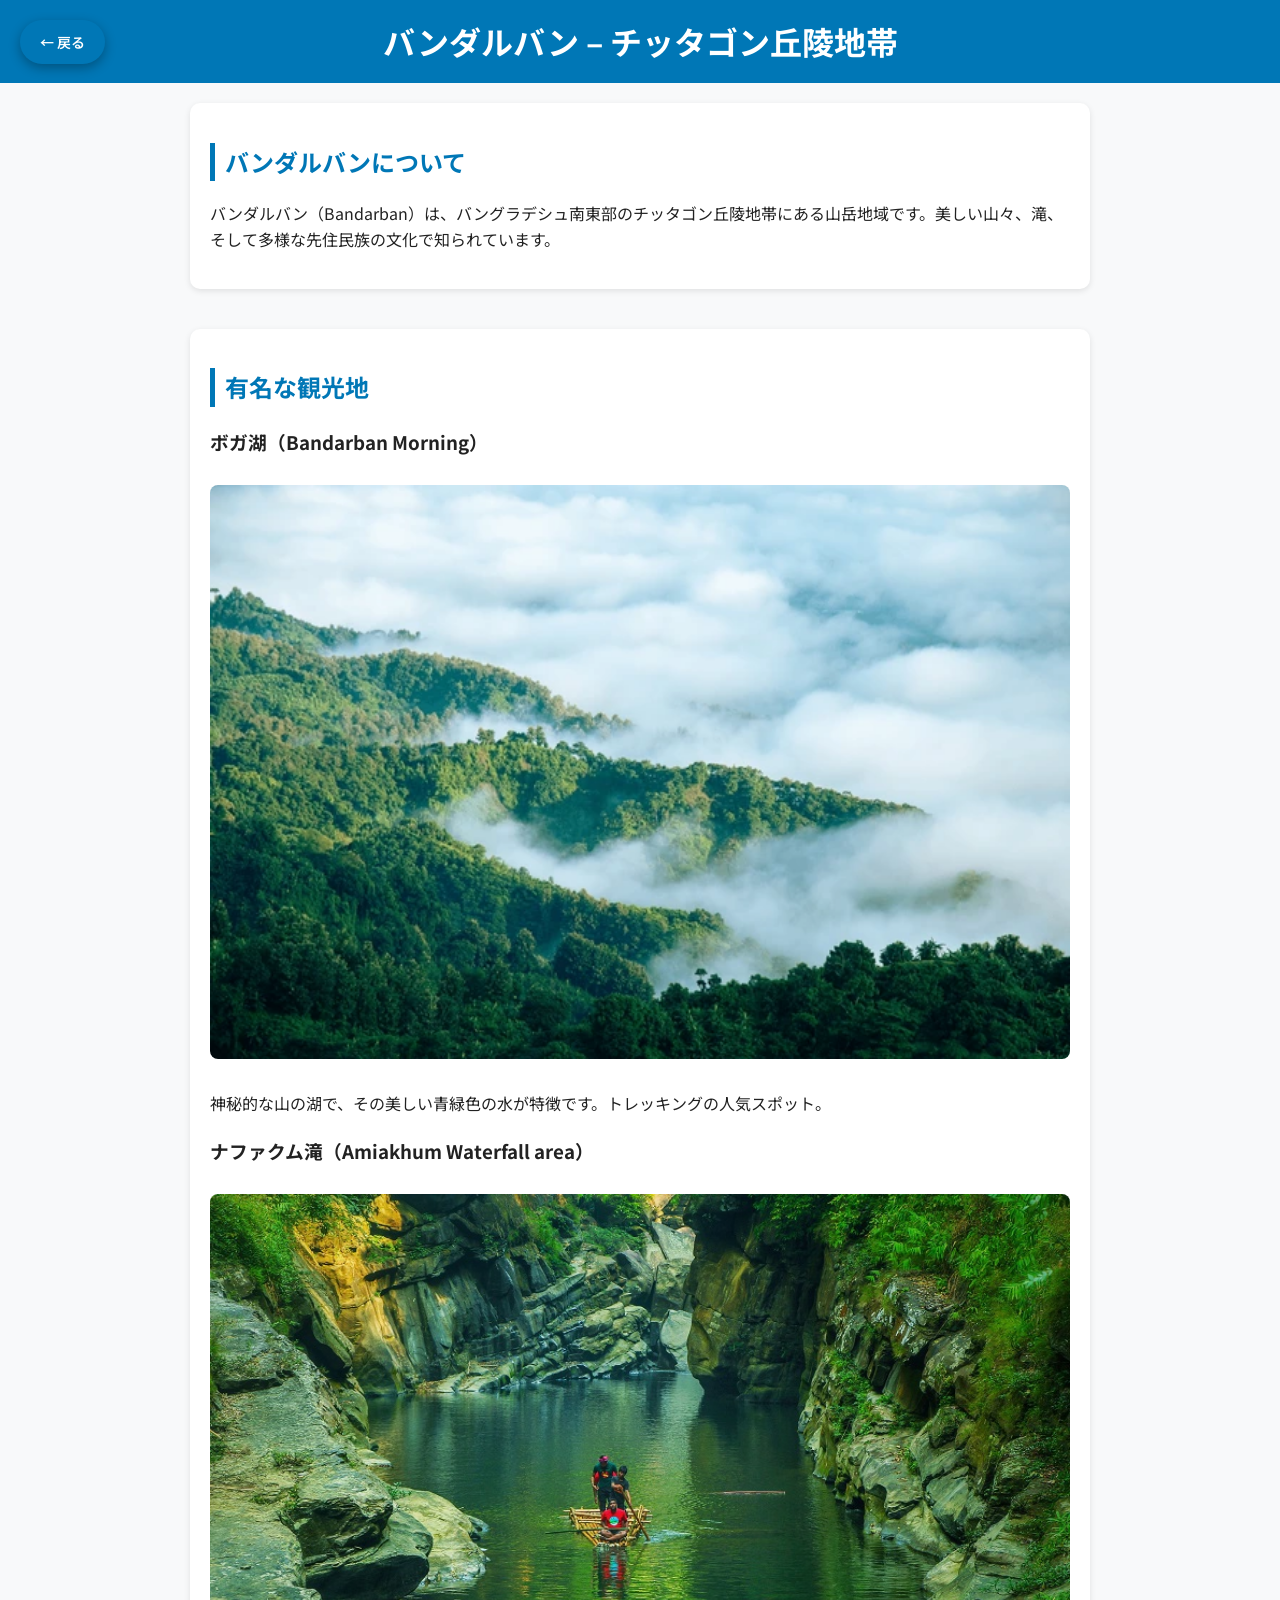
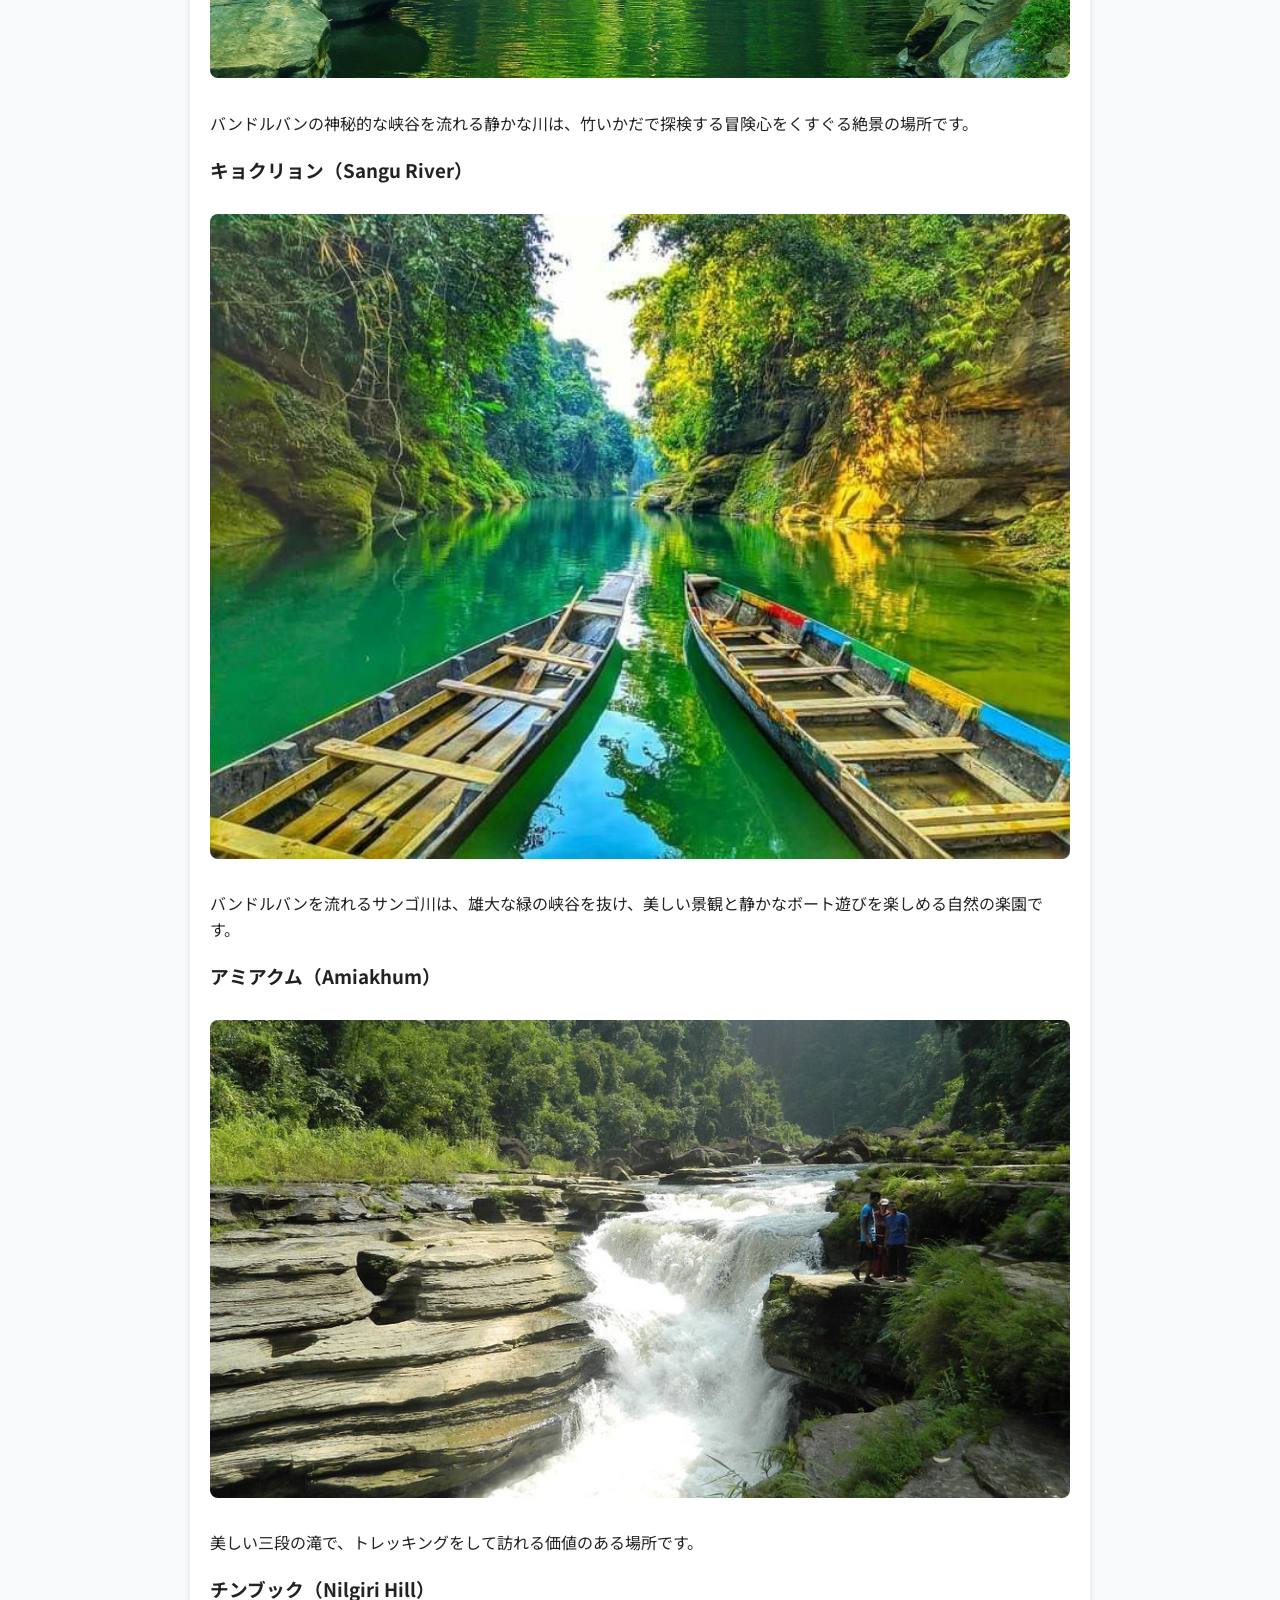
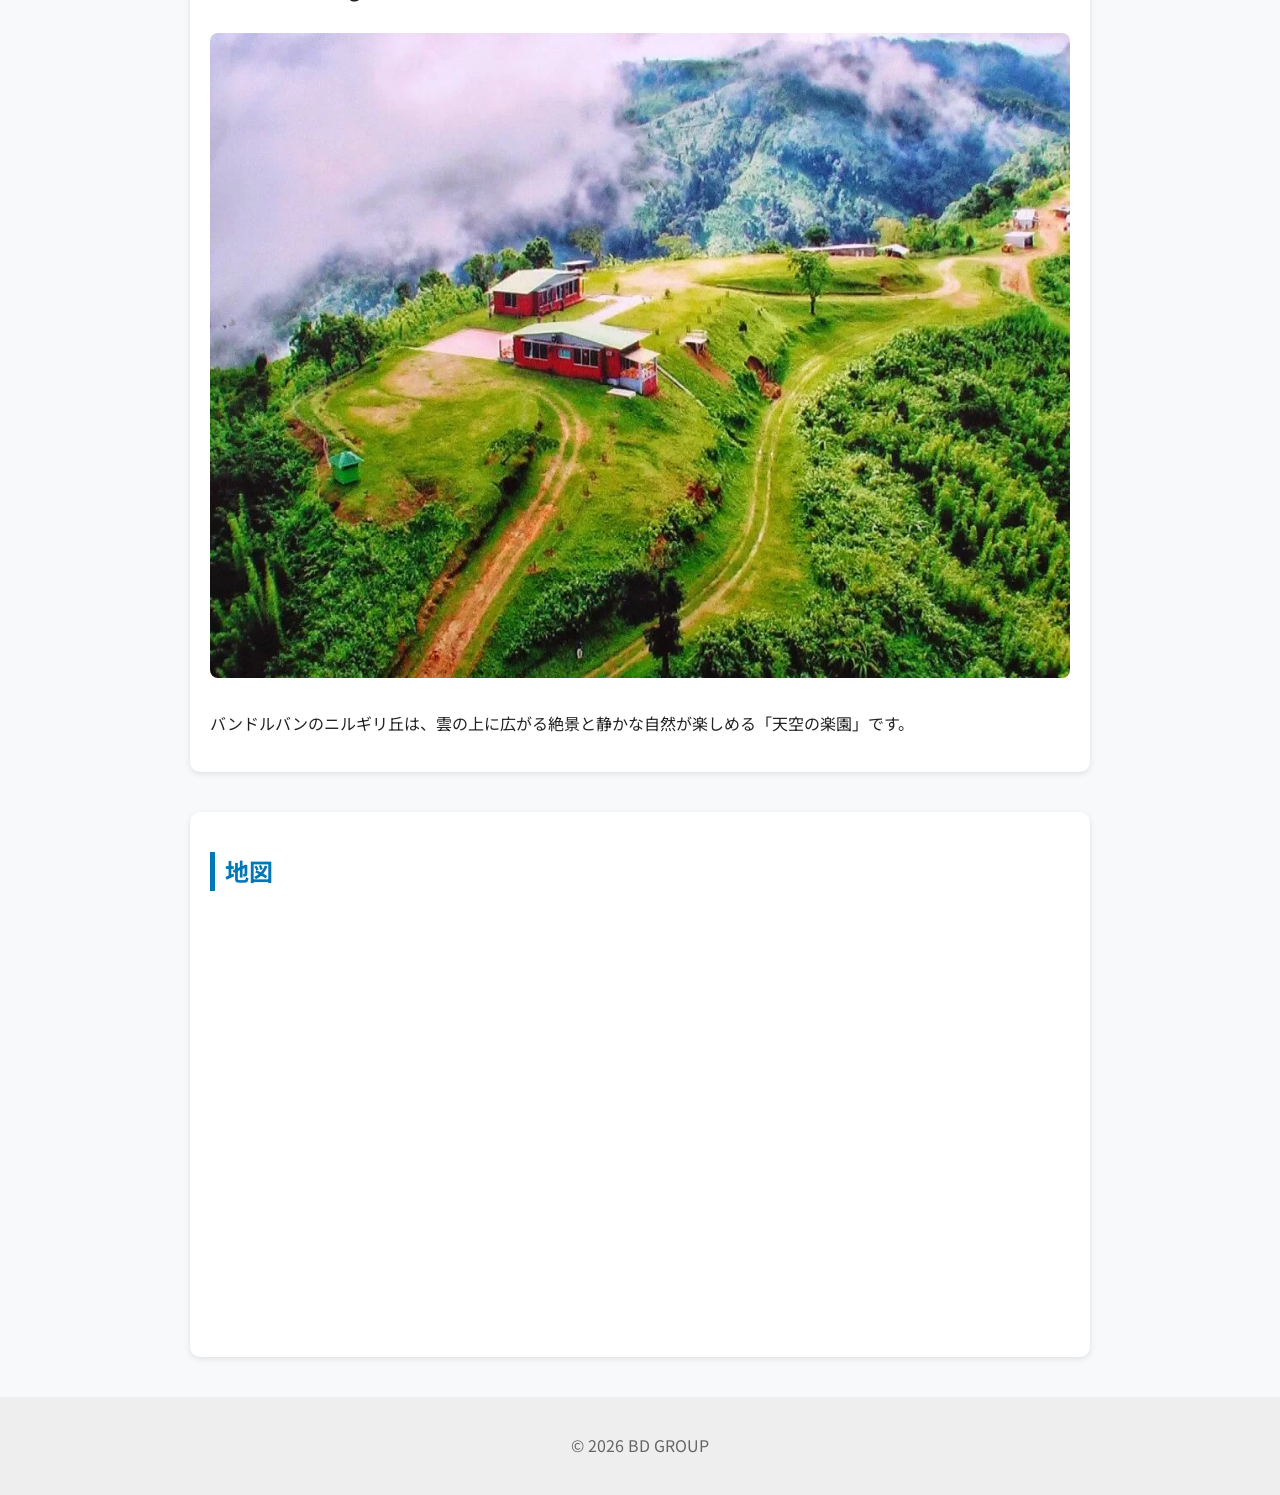
<file: bangladesh-home-page/bandarban.html>
<!DOCTYPE html>
<html lang="ja">
<head>
  <meta charset="utf-8" />
  <meta name="viewport" content="width=device-width, initial-scale=1" />
  <title>バンダルバン – チッタゴン丘陵地帯</title>
  <meta name="description" content="バングラデシュのバンダルバンについて：チッタゴン丘陵地帯、山岳地帯、先住民族文化などを紹介。" />
  <link rel="preconnect" href="https://fonts.googleapis.com">
  <link rel="preconnect" href="https://fonts.gstatic.com" crossorigin>
  <link href="https://fonts.googleapis.com/css2?family=Noto+Sans+JP:wght@400;600;700&display=swap" rel="stylesheet">
  <style>
    body {
      margin: 0;
      font-family: 'Noto Sans JP', sans-serif;
      background-color: #f8f9fa;
      color: #222;
      line-height: 1.6;
    }
    header {
      background-color: #0077b6;
      color: #fff;
      padding: 16px 20px;
      text-align: center;
    }
    h1 {
      margin: 0;
      font-size: 2em;
    }
    main {
      max-width: 900px;
      margin: 20px auto;
      padding: 0 16px;
    }
    section {
      margin-bottom: 40px;
      background: #fff;
      border-radius: 10px;
      padding: 20px;
      box-shadow: 0 2px 6px rgba(0,0,0,0.1);
    }
    h2 {
      color: #0077b6;
      border-left: 5px solid #0077b6;
      padding-left: 10px;
    }
    img {
      width: 100%;
      border-radius: 8px;
      margin: 10px 0;
    }
    footer {
      text-align: center;
      color: #666;
      padding: 20px;
      background-color: #eee;
    }
    .floating-back-button {
      position: fixed;
      top: 20px;
      left: 20px;
      background: #0077b6;
      border: none;
      color: white;
      padding: 12px 20px;
      border-radius: 25px;
      cursor: pointer;
      font-family: 'Noto Sans JP', sans-serif;
      font-size: 14px;
      font-weight: 600;
      box-shadow: 0 4px 12px rgba(0,0,0,0.3);
      z-index: 1000;
      transition: all 0.3s ease;
      display: flex;
      align-items: center;
      gap: 8px;
    }
    .floating-back-button:hover {
      background: #005a8c;
      transform: translateY(-2px);
      box-shadow: 0 6px 16px rgba(0,0,0,0.4);
    }
    .floating-back-button:active {
      transform: translateY(0);
    }
  </style>
</head>
<body>
  <button class="floating-back-button" onclick="goBack()">
    ← 戻る
  </button>

  <header>
    <h1>バンダルバン – チッタゴン丘陵地帯</h1>
  </header>

  <main>
    <section>
      <h2>バンダルバンについて</h2>
      <p>バンダルバン（Bandarban）は、バングラデシュ南東部のチッタゴン丘陵地帯にある山岳地域です。美しい山々、滝、そして多様な先住民族の文化で知られています。</p>
    </section>

    <section>
      <h2>有名な観光地</h2>

      <h3>ボガ湖（Bandarban Morning）</h3>
      <img src="images/Bandarban Hills Morning Mist.webp" alt="ボガ湖">
      <p>神秘的な山の湖で、その美しい青緑色の水が特徴です。トレッキングの人気スポット。</p>

      <h3>ナファクム滝（Amiakhum Waterfall area）</h3>
      <img src="images/Bandarban.jpg" alt="ナファクム滝">
      <p>バンドルバンの神秘的な峡谷を流れる静かな川は、竹いかだで探検する冒険心をくすぐる絶景の場所です。</p>

      <h3>キョクリョン（Sangu River）</h3>
      <img src="images/bundorban.jpg" alt="キョクリョン">
      <p>バンドルバンを流れるサンゴ川は、雄大な緑の峡谷を抜け、美しい景観と静かなボート遊びを楽しめる自然の楽園です。</p>

      <h3>アミアクム（Amiakhum）</h3>
      <img src="images/amiakhum.jpg" alt="アミアクム滝">
      <p>美しい三段の滝で、トレッキングをして訪れる価値のある場所です。</p>

      <h3>チンブック（Nilgiri Hill）</h3>
      <img src="images/Bandarban hills.webp" alt="チンブック">
      <p>バンドルバンのニルギリ丘は、雲の上に広がる絶景と静かな自然が楽しめる「天空の楽園」です。</p>
    </section>

    <section>
      <h2>地図</h2>
      <iframe title="バンダルバン地図" src="https://www.google.com/maps?q=Bandarban&output=embed" width="100%" height="420" style="border:0; border-radius:10px;" loading="lazy"></iframe>
    </section>
  </main>

  <footer>
    <p>© <span id="year"></span> BD GROUP</p>
  </footer>

  <script>
    document.getElementById('year').textContent = new Date().getFullYear();
    
    function goBack() {
      window.history.back();
    }

    // Make button more visible on scroll
    window.addEventListener('scroll', function() {
      const button = document.querySelector('.floating-back-button');
      if (window.scrollY > 100) {
        button.style.background = '#005a8c';
        button.style.boxShadow = '0 6px 20px rgba(0,0,0,0.5)';
      } else {
        button.style.background = '#0077b6';
        button.style.boxShadow = '0 4px 12px rgba(0,0,0,0.3)';
      }
    });
  </script>
</body>
</html>
</file>
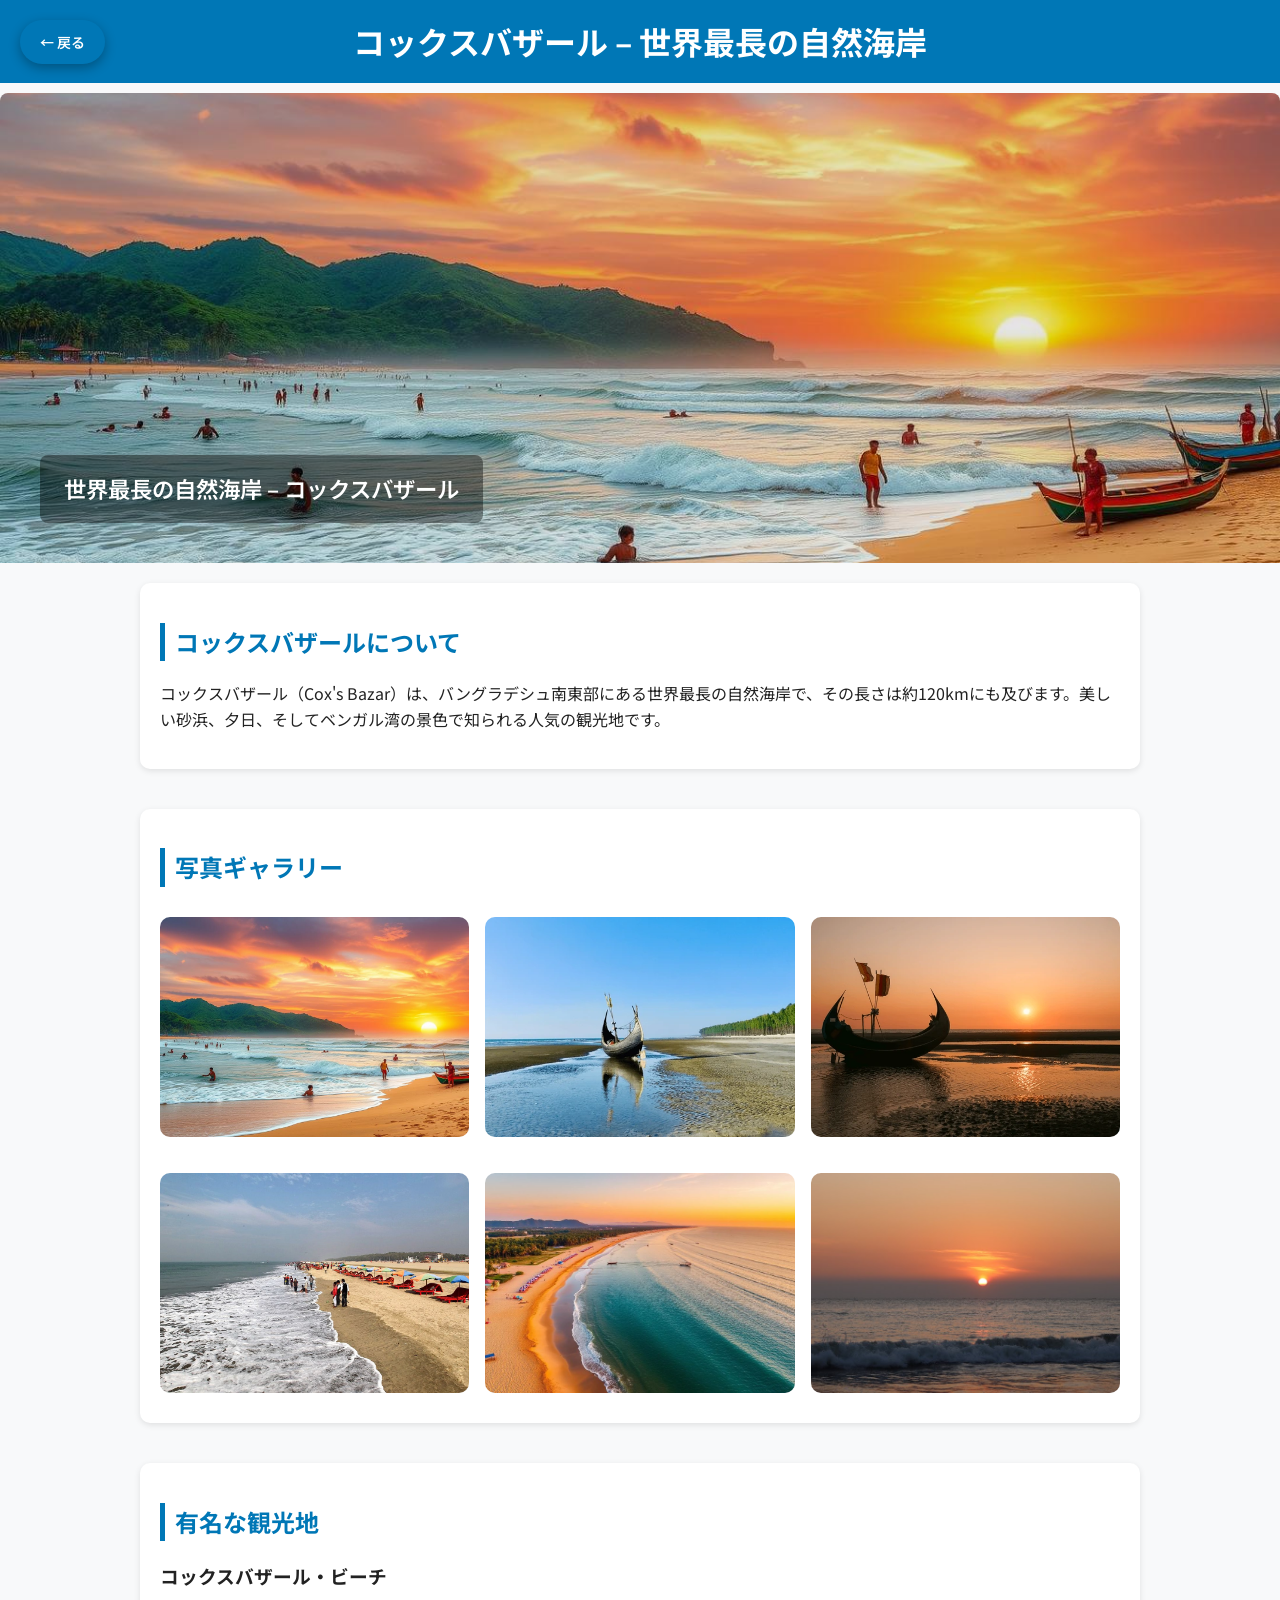
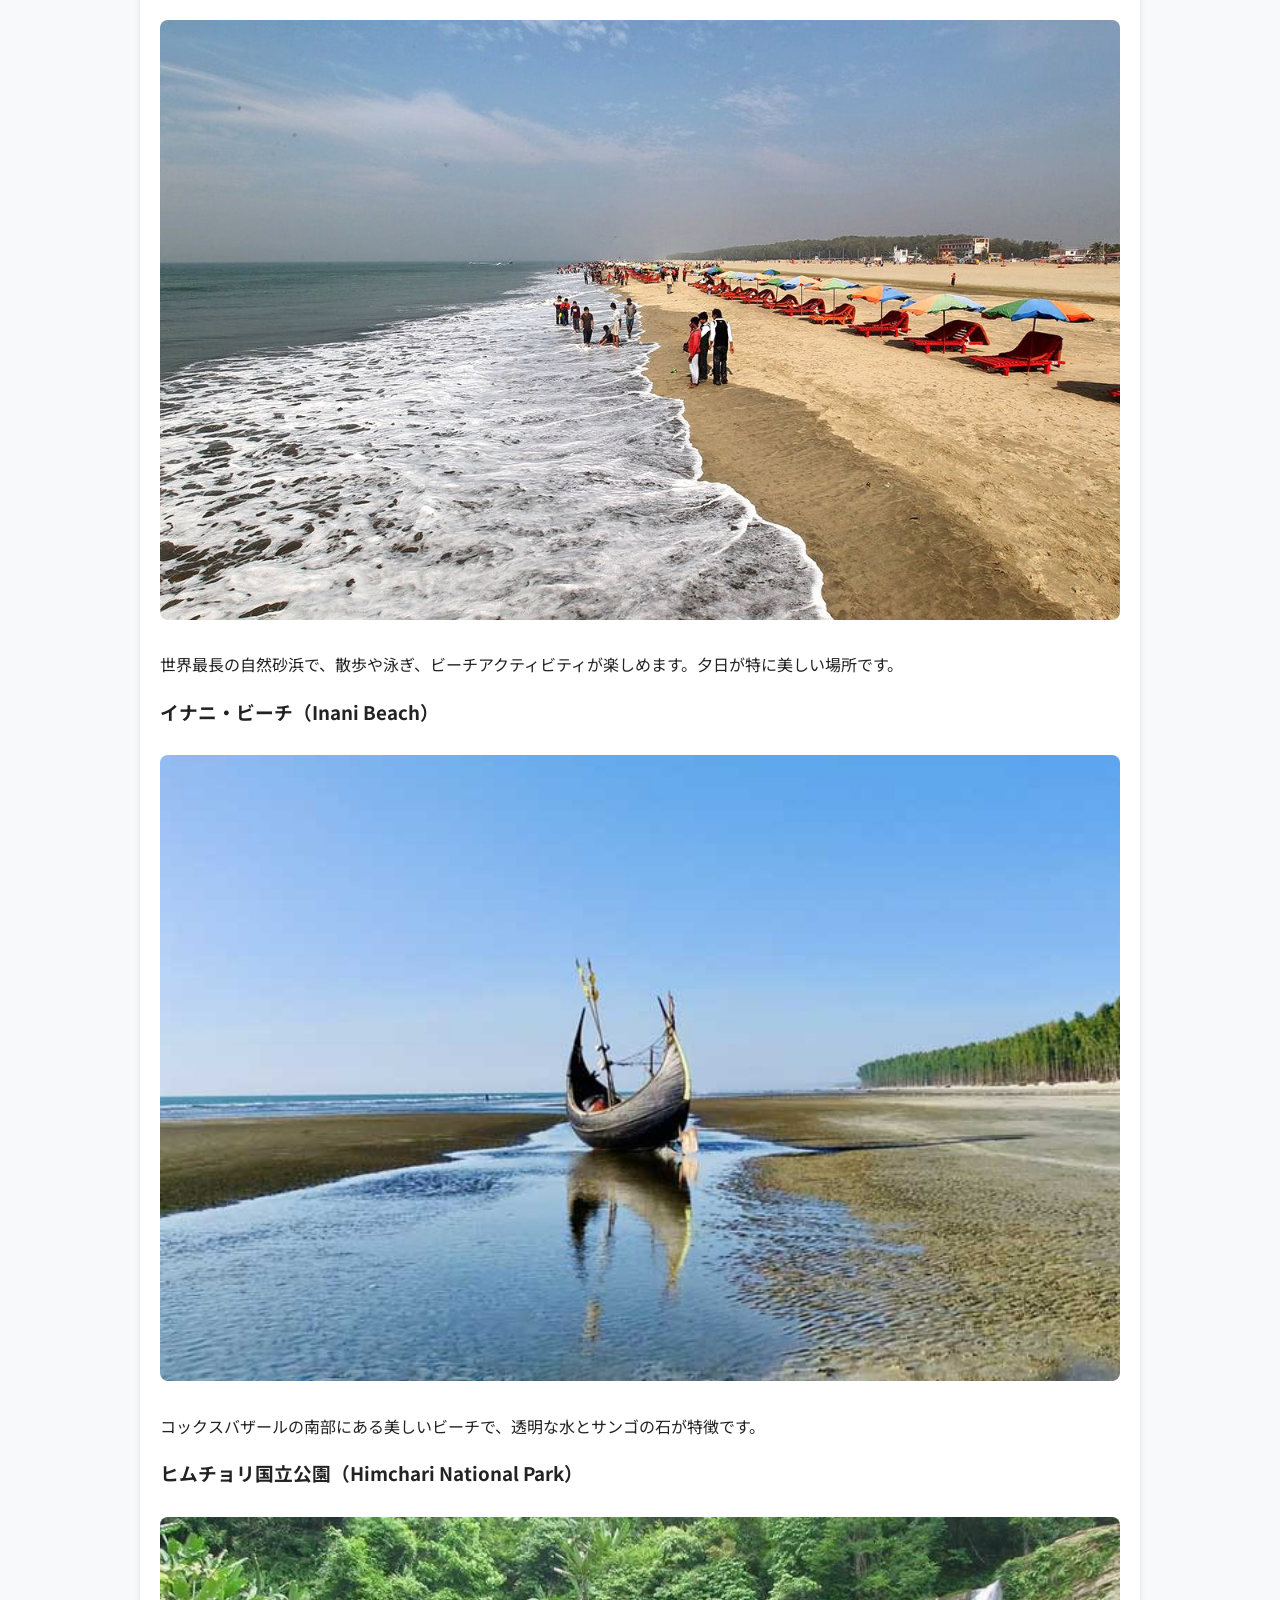
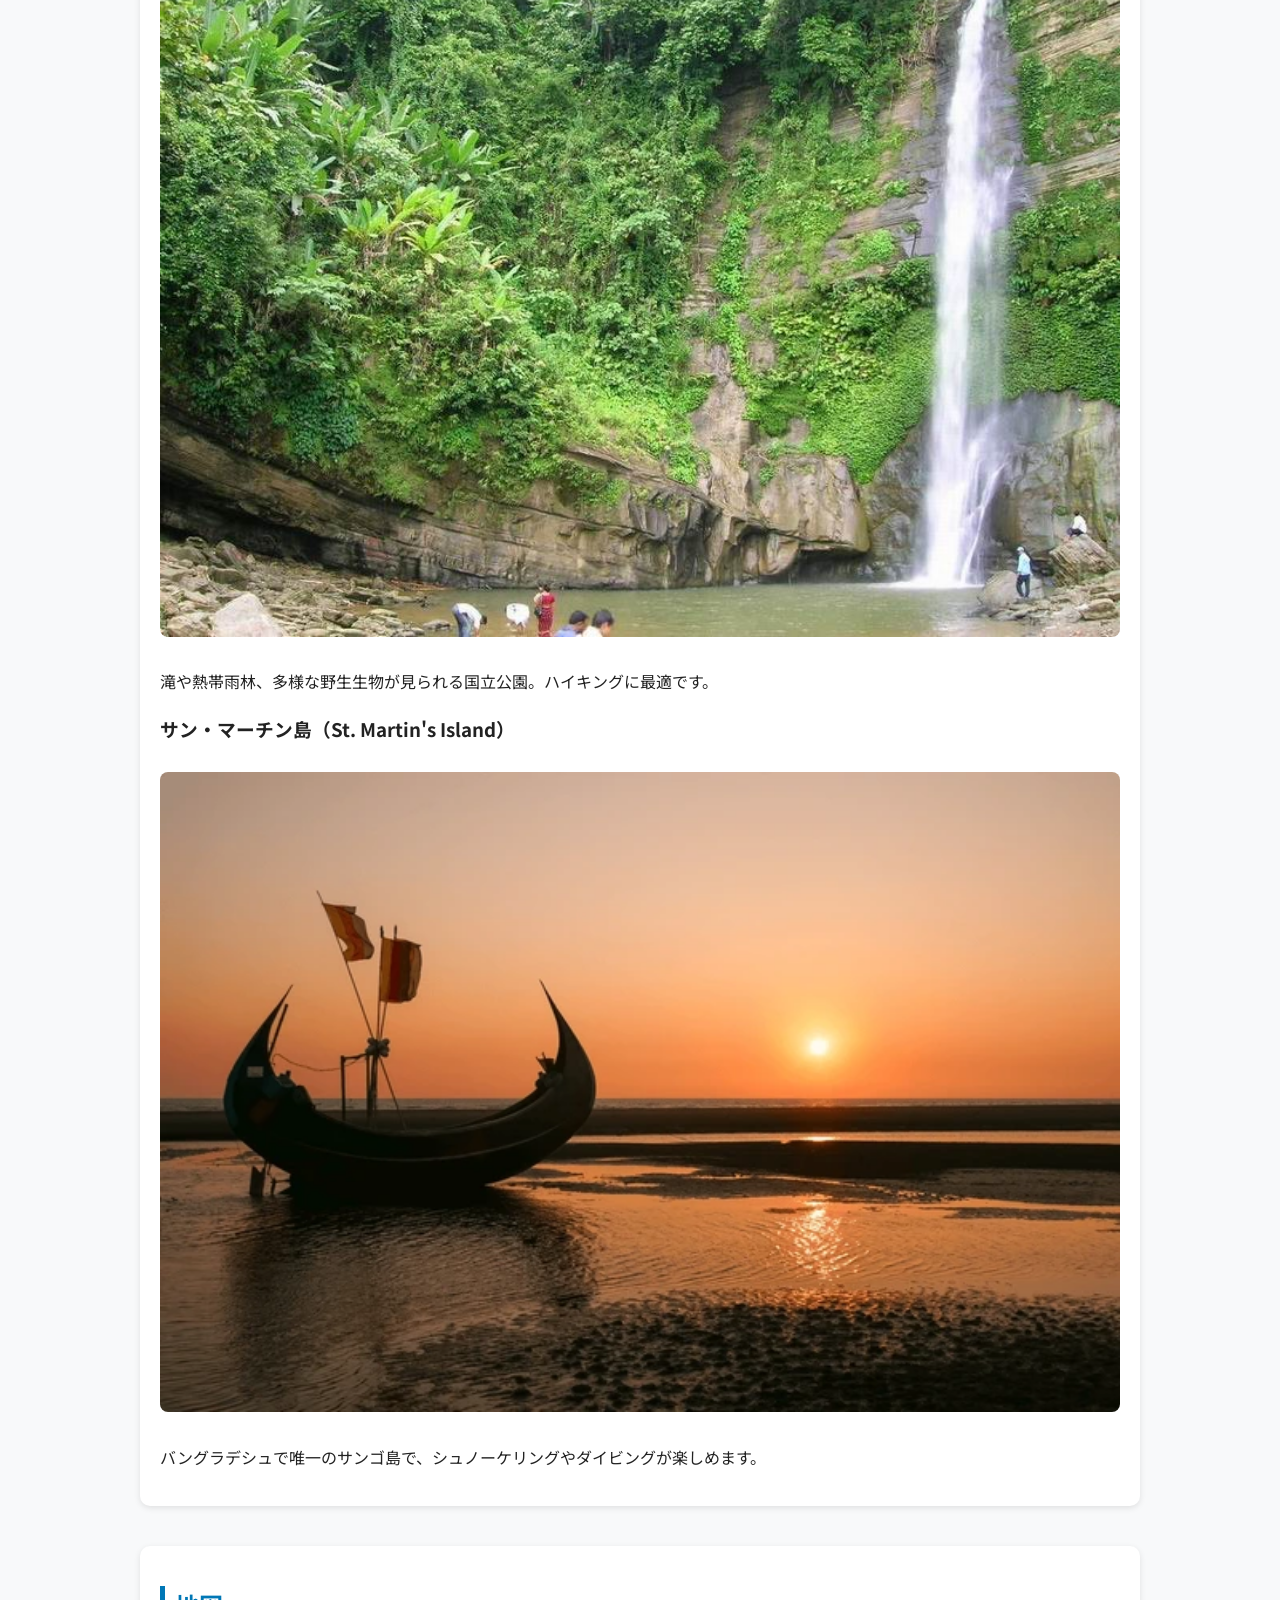
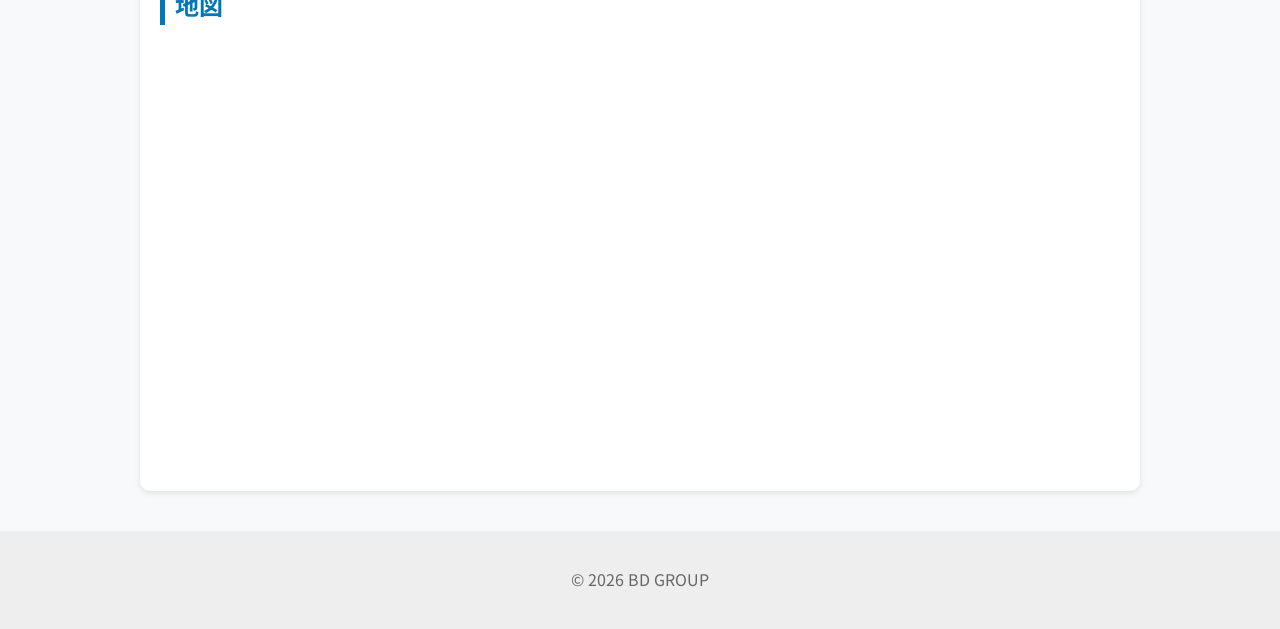
<file: bangladesh-home-page/coxs-bazar.html>
<!DOCTYPE html>
<html lang="ja">
<head>
  <meta charset="utf-8" />
  <meta name="viewport" content="width=device-width, initial-scale=1" />
  <title>コックスバザール – 世界最長の自然海岸</title>
  <meta name="description" content="バングラデシュのコックスバザールについて：世界最長の自然海岸、観光地、ビーチなどを紹介。" />
  <link rel="preconnect" href="https://fonts.googleapis.com">
  <link rel="preconnect" href="https://fonts.gstatic.com" crossorigin>
  <link href="https://fonts.googleapis.com/css2?family=Noto+Sans+JP:wght@400;600;700&display=swap" rel="stylesheet">
  <style>
    body {
      margin: 0;
      font-family: 'Noto Sans JP', sans-serif;
      background-color: #f8f9fa;
      color: #222;
      line-height: 1.6;
    }
    header {
      background-color: #0077b6;
      color: #fff;
      padding: 16px 20px;
      text-align: center;
    }
    h1 {
      margin: 0;
      font-size: 2em;
    }
    main {
      max-width: 1000px;
      margin: 20px auto;
      padding: 0 16px;
    }
    section {
      margin-bottom: 40px;
      background: #fff;
      border-radius: 10px;
      padding: 20px;
      box-shadow: 0 2px 6px rgba(0,0,0,0.1);
    }
    h2 {
      color: #0077b6;
      border-left: 5px solid #0077b6;
      padding-left: 10px;
    }
    img {
      width: 100%;
      border-radius: 8px;
      margin: 10px 0;
    }
    footer {
      text-align: center;
      color: #666;
      padding: 20px;
      background-color: #eee;
    }
    .floating-back-button {
      position: fixed;
      top: 20px;
      left: 20px;
      background: #0077b6;
      border: none;
      color: white;
      padding: 12px 20px;
      border-radius: 25px;
      cursor: pointer;
      font-family: 'Noto Sans JP', sans-serif;
      font-size: 14px;
      font-weight: 600;
      box-shadow: 0 4px 12px rgba(0,0,0,0.3);
      z-index: 1000;
      transition: all 0.3s ease;
      display: flex;
      align-items: center;
      gap: 8px;
    }
    .floating-back-button:hover {
      background: #005a8c;
      transform: translateY(-2px);
      box-shadow: 0 6px 16px rgba(0,0,0,0.4);
    }
    .floating-back-button:active {
      transform: translateY(0);
    }

    /* Hero Section */
    .hero {
      position: relative;
      width: 100%;
      height: 480px;
      overflow: hidden;
      border-radius: 0;
    }
    .hero img {
      width: 100%;
      height: 100%;
      object-fit: cover;
      filter: brightness(0.9);
    }
    .hero-text {
      position: absolute;
      bottom: 40px;
      left: 40px;
      color: white;
      background: rgba(0, 0, 0, 0.4);
      padding: 16px 24px;
      border-radius: 8px;
      font-size: 1.4em;
      font-weight: 600;
    }

    /* Gallery Grid */
    .gallery {
      display: grid;
      grid-template-columns: repeat(auto-fit, minmax(280px, 1fr));
      gap: 16px;
      margin-top: 20px;
    }
    .gallery img {
      width: 100%;
      height: 220px;
      object-fit: cover;
      border-radius: 10px;
      transition: transform 0.3s ease, box-shadow 0.3s ease;
    }
    .gallery img:hover {
      transform: scale(1.05);
      box-shadow: 0 6px 16px rgba(0,0,0,0.3);
    }

  </style>
</head>
<body>
  <button class="floating-back-button" onclick="goBack()">
    ← 戻る
  </button>

  <header>
    <h1>コックスバザール – 世界最長の自然海岸</h1>
  </header>

  <!-- Hero Image -->
  <div class="hero">
    <img src="images/Coxs-Bazar-Itinerary-5-Days.jpg" alt="Cox’s Bazar Sunset">
    <div class="hero-text">世界最長の自然海岸 – コックスバザール</div>
  </div>

  <main>
    <section>
      <h2>コックスバザールについて</h2>
      <p>コックスバザール（Cox's Bazar）は、バングラデシュ南東部にある世界最長の自然海岸で、その長さは約120kmにも及びます。美しい砂浜、夕日、そしてベンガル湾の景色で知られる人気の観光地です。</p>
    </section>

    <section>
      <h2>写真ギャラリー</h2>
      <div class="gallery">
        <img src="images/Coxs-Bazar-Itinerary-5-Days.jpg" alt="イナニビーチ">
        <img src="images/Cox’s Bazar Beach Sunset.jpg.webp" alt="Cox’s Bazar Beach">
        <img src="images/Cox’s Bazar Beach Sunset.webp" alt="Cox’s Bazar View">
        <img src="images/goycmp7sgrx6mqe4byg3o6kk6hbo_2595a1d7e592aeb5e81e1c6e432ceaef.avif" alt="Cox’s Bazar Boat">
        <img src="images/reasons-to-visit-Coxs-Bazar-1024x585.jpg" alt="Cox’s Bazar Beach View">
        <img src="images/cox Bazar.jpg" alt="Sunset over Sea">
      </div>
    </section>

    <section>
      <h2>有名な観光地</h2>
      <h3>コックスバザール・ビーチ</h3>
      <img src="images/goycmp7sgrx6mqe4byg3o6kk6hbo_2595a1d7e592aeb5e81e1c6e432ceaef.avif" alt="コックスバザール海岸">
      <p>世界最長の自然砂浜で、散歩や泳ぎ、ビーチアクティビティが楽しめます。夕日が特に美しい場所です。</p>

      <h3>イナニ・ビーチ（Inani Beach）</h3>
      <img src="images/inani-beach.jpg" alt="イナニビーチ">
      <p>コックスバザールの南部にある美しいビーチで、透明な水とサンゴの石が特徴です。</p>

      <h3>ヒムチョリ国立公園（Himchari National Park）</h3>
      <img src="images/himchori-waterfall.jpg" alt="ヒムチョリ国立公園">
      <p>滝や熱帯雨林、多様な野生生物が見られる国立公園。ハイキングに最適です。</p>

      <h3>サン・マーチン島（St. Martin's Island）</h3>
      <img src="images/Cox’s Bazar Beach Sunset.webp" alt="サンマーチン島">
      <p>バングラデシュで唯一のサンゴ島で、シュノーケリングやダイビングが楽しめます。</p>
    </section>

    <section>
      <h2>地図</h2>
      <iframe title="コックスバザール地図" src="https://www.google.com/maps?q=Cox's+Bazar&output=embed" width="100%" height="420" style="border:0; border-radius:10px;" loading="lazy"></iframe>
    </section>
  </main>

  <footer>
    <p>© <span id="year"></span> BD GROUP</p>
  </footer>

  <script>
    document.getElementById('year').textContent = new Date().getFullYear();
    function goBack() {
      window.history.back();
    }
    window.addEventListener('scroll', function() {
      const button = document.querySelector('.floating-back-button');
      if (window.scrollY > 100) {
        button.style.background = '#005a8c';
        button.style.boxShadow = '0 6px 20px rgba(0,0,0,0.5)';
      } else {
        button.style.background = '#0077b6';
        button.style.boxShadow = '0 4px 12px rgba(0,0,0,0.3)';
      }
    });
  </script>
</body>
</html>
</file>
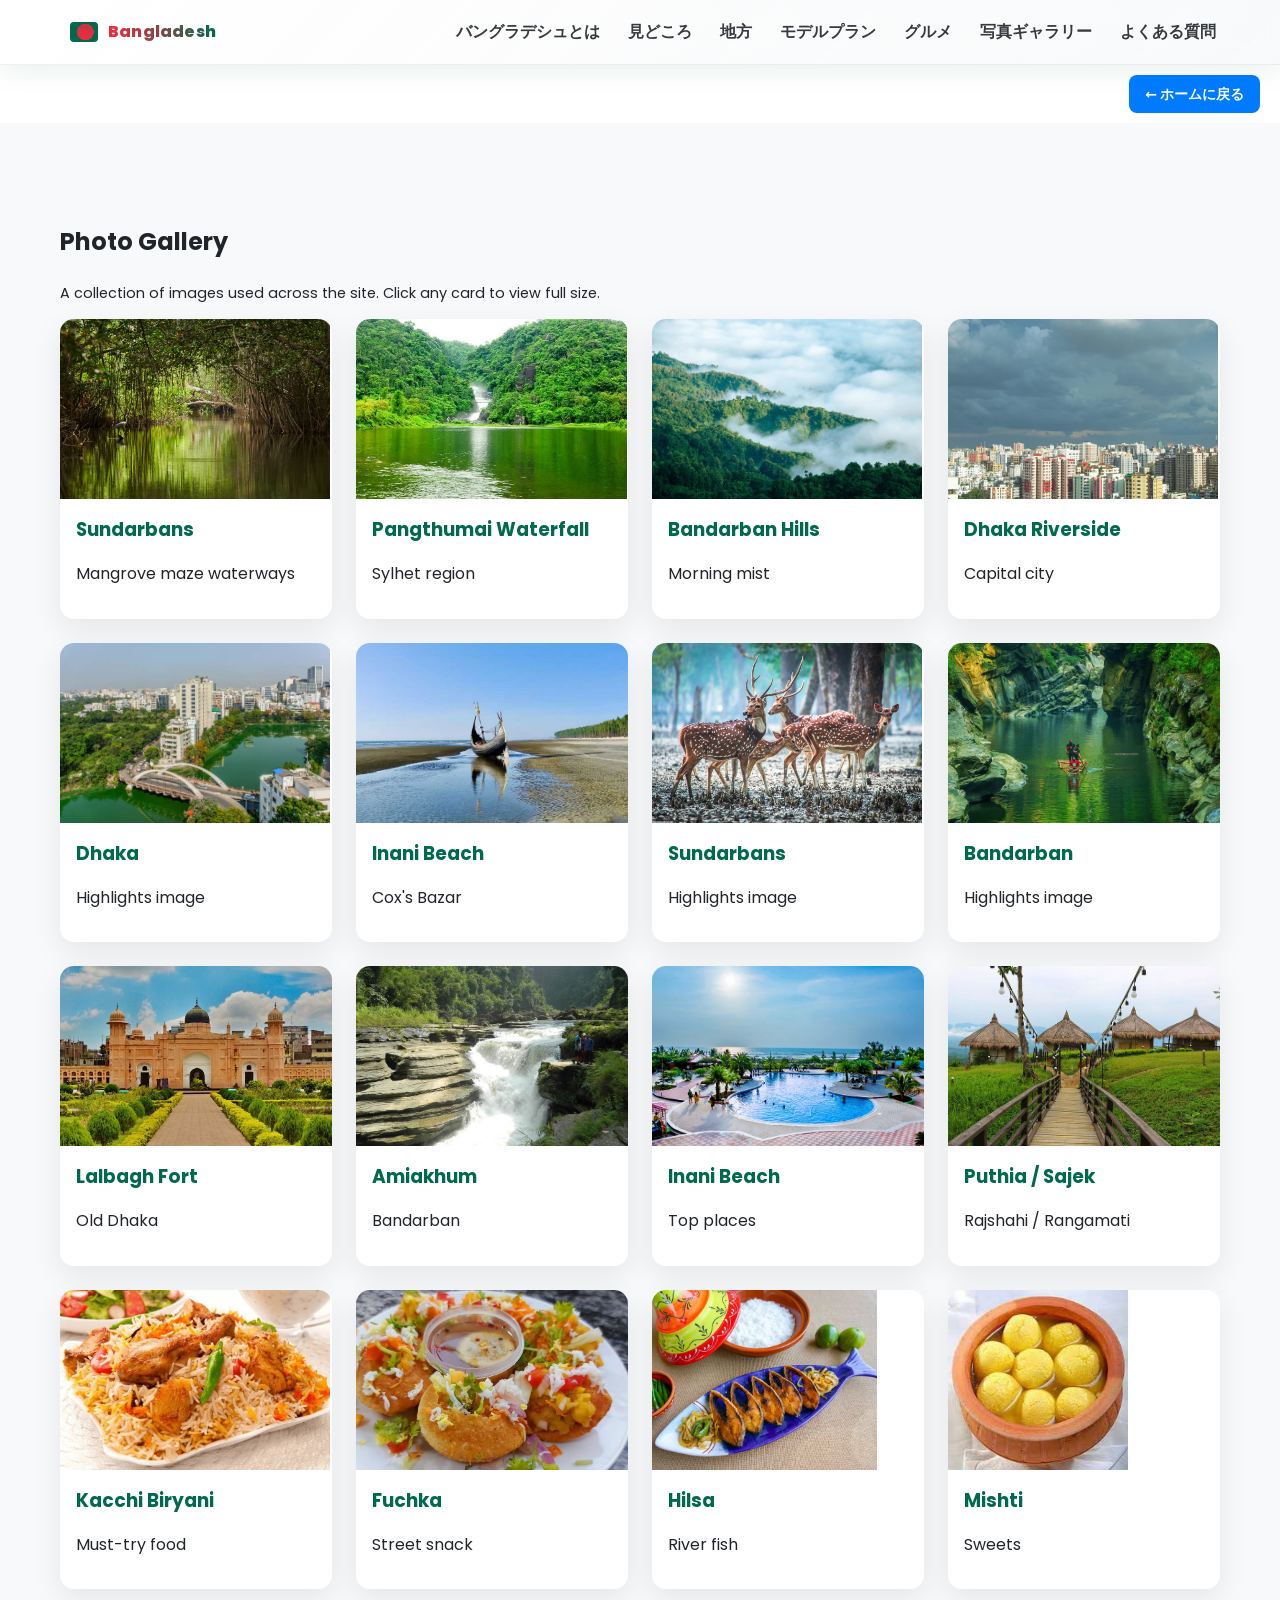
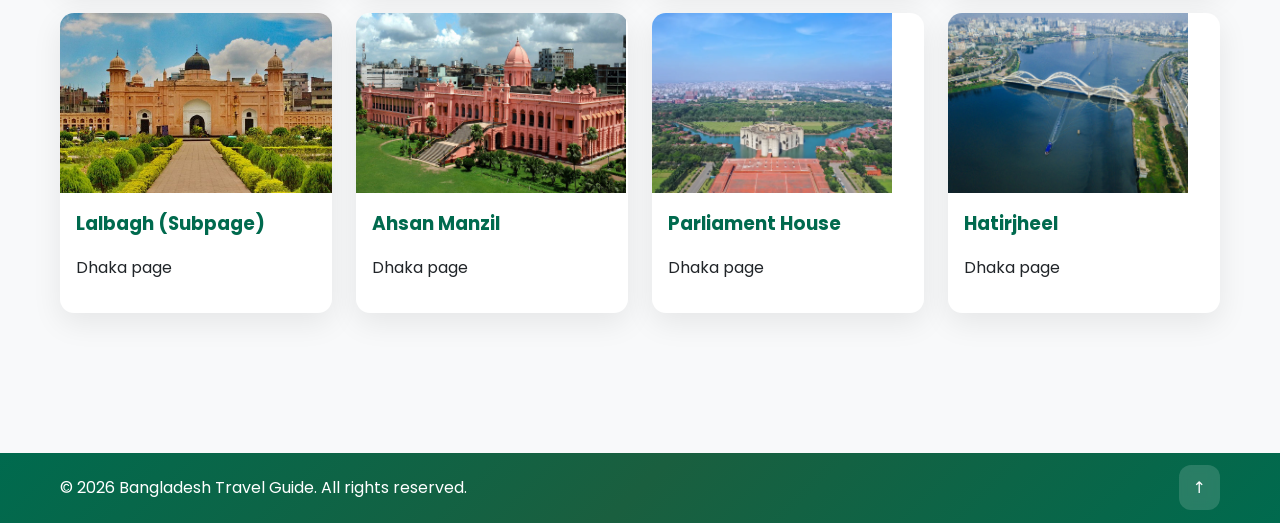
<file: bangladesh-home-page/gallery.html>
<!DOCTYPE html>
<html lang="ja">
<head>
  <meta charset="utf-8" />
  <meta name="viewport" content="width=device-width, initial-scale=1" />
  <title>バングラデシュ旅行ガイド – 写真ギャラリー</title>
  <meta name="description" content="バングラデシュ旅行ガイドで使用している写真をまとめたギャラリーページです。" />

  <link rel="preconnect" href="https://fonts.googleapis.com">
  <link rel="preconnect" href="https://fonts.gstatic.com" crossorigin>
  <link href="https://fonts.googleapis.com/css2?family=Poppins:wght@400;600;800&display=swap" rel="stylesheet">
  <link rel="stylesheet" href="styles.css" />

  <style>
    .gallery-cards{grid-template-columns:repeat(auto-fit,minmax(240px,1fr))}

    /* Back Button Position */
.back-container{
  display:flex;
  justify-content:flex-end;
  padding:10px 20px;
  background:#fff;
}

/* Back Button Design */
.back-btn{
  text-decoration:none;
  background:#007bff;
  color:#fff;
  padding:8px 16px;
  border-radius:8px;
  font-size:14px;
  font-weight:600;
  transition:0.3s;
}

.back-btn:hover{
  background:#0056b3;
}
  </style>
</head>

<body>
<a class="skip-link" href="#main">メインコンテンツへスキップ</a>

<!-- HEADER -->
<header class="header">
  <div class="container nav">

    <a href="index.html" class="brand">
      <span class="flag"></span>
      <span class="brand-text">Bangladesh</span>
    </a>

    <!-- ✅ BACK BUTTON -->
    

    <button id="menuBtn" class="menu-btn">☰</button>

    <nav class="menu">
      <ul id="menuList">
        <li><a href="index.html#about">バングラデシュとは</a></li>
        <li><a href="index.html#highlights">見どころ</a></li>
        <li><a href="index.html#divisions">地方</a></li>
        <li><a href="index.html#itinerary">モデルプラン</a></li>
        <li><a href="index.html#food">グルメ</a></li>
        <li><a href="gallery.html" aria-current="page">写真ギャラリー</a></li>
        <li><a href="index.html#faq">よくある質問</a></li>
     
     
      </ul>
      
    </nav>

  </div>
</header>
<div class="back-container">
  <a href="index.html" class="back-btn">← ホームに戻る</a>
</div>
</header>
  <main id="main">
    <section class="section">
      <div class="container">
        <h2>Photo Gallery</h2>
        <p class="small">A collection of images used across the site. Click any card to view full size.</p>

        <div class="grid gallery-cards">
          
          <!-- Hero / Slides -->
          <a class="card" data-lightbox href="./images/sundarbans-mangrove-forest.jpg" data-caption="Sundarbans Mangrove Forest">
            <img src="./images/Sundarban-National-Park.jpg" alt="Sundarbans Mangrove Forest">
            <div class="card-body"><h3>Sundarbans</h3><p>Mangrove maze waterways</p></div>
          </a>

          <a class="card" data-lightbox href="./images/pangthumai-waterfall.jpg" data-caption="Pangthumai Waterfall">
            <img src="./images/pangthujai water fall.jpg" alt="Pangthumai Waterfall">
            <div class="card-body"><h3>Pangthumai Waterfall</h3><p>Sylhet region</p></div>
          </a>

          <a class="card" data-lightbox href="./images/bandarban-hills-morning-mist.webp" data-caption="Bandarban Hills Morning Mist">
            <img src="./images/Bandarban Hills Morning Mist.webp" alt="Bandarban Hills Morning Mist">
            <div class="card-body"><h3>Bandarban Hills</h3><p>Morning mist</p></div>
          </a>

          <a class="card" data-lightbox href="./images/Dhaka City Riverside.jpg" data-caption="Dhaka City Riverside">
            <img src="./images/Dhaka City Riverside1.jpg" alt="Dhaka City Riverside">
            <div class="card-body"><h3>Dhaka Riverside</h3><p>Capital city</p></div>
          </a>

          <!-- Highlights cards -->
          <a class="card" data-lightbox href="./images/Dhaka City Riverside.jpg" data-caption="Dhaka highlights">
            <img src="./images/Dhaka City Riverside.jpg" alcityt="Dhaka highlights">
            <div class="card-body"><h3>Dhaka</h3><p>Highlights image</p></div>
          </a>

          <a class="card" data-lightbox href="./images/inani-beach.jpg" data-caption="Cox's Bazar – Inani Beach">
            <img src="./images/inani-beach.jpg" alt="Cox's Bazar – Inani Beach">
            <div class="card-body"><h3>Inani Beach</h3><p>Cox's Bazar</p></div>
          </a>

          <a class="card" data-lightbox href="./images/sondorbans.jpg" data-caption="Sundarbans">
            <img src="./images/sondorbans.jpg" alt="Sundarbans">
            <div class="card-body"><h3>Sundarbans</h3><p>Highlights image</p></div>
          </a>

          <a class="card" data-lightbox href="./images/Bandarban.jpg" data-caption="Bandarban hills & valleys">
            <img src="./images/Bandarban.jpg" alt="Bandarban hills">
            <div class="card-body"><h3>Bandarban</h3><p>Highlights image</p></div>
          </a>

          <!-- Top Places -->
          <a class="card" data-lightbox href="./images/lalbagh flot.jpg" data-caption="Lalbagh Fort, Dhaka">
            <img src="./images/lalbagh flot.jpg" alt="Lalbagh Fort, Dhaka">
            <div class="card-body"><h3>Lalbagh Fort</h3><p>Old Dhaka</p></div>
          </a>

          <a class="card" data-lightbox href="./images/amiakhum.jpg" data-caption="Amiakhum Waterfall, Bandarban">
            <img src="./images/amiakhum.jpg" alt="Amiakhum Waterfall">
            <div class="card-body"><h3>Amiakhum</h3><p>Bandarban</p></div>
          </a>

          <a class="card" data-lightbox href="./images/inani beach.jpg" data-caption="Inani Beach near Cox's Bazar">
            <img src="./images/inani beach.jpg" alt="Inani Beach near Cox's Bazar">
            <div class="card-body"><h3>Inani Beach</h3><p>Top places</p></div>
          </a>

          <a class="card" data-lightbox href="./images/sajek vally.jpg" data-caption="Puthia Temples / Sajek Vally image">
            <img src="./images/sajek vally.jpg" alt="Sajek vally / Puthia Temples">
            <div class="card-body"><h3>Puthia / Sajek</h3><p>Rajshahi / Rangamati</p></div>
          </a>

          <!-- Food -->
          <a class="card" data-lightbox href="./images/briani.jpg" data-caption="Kacchi Biryani">
            <img src="./images/briani.jpg" alt="Kacchi Biryani">
            <div class="card-body"><h3>Kacchi Biryani</h3><p>Must-try food</p></div>
          </a>

          <a class="card" data-lightbox href="./images/fuska pani pori.jpg" data-caption="Fuchka">
            <img src="./images/fuska pani pori.jpg" alt="Fuchka">
            <div class="card-body"><h3>Fuchka</h3><p>Street snack</p></div>
          </a>

          <a class="card" data-lightbox href="./images/panta ilish.webp" data-caption="Hilsa">
            <img src="./images/panta ilish.webp" alt="Hilsa">
            <div class="card-body"><h3>Hilsa</h3><p>River fish</p></div>
          </a>

          <a class="card" data-lightbox href="./images/misti.jpg" data-caption="Mishti">
            <img src="./images/misti.jpg" alt="Mishti sweets">
            <div class="card-body"><h3>Mishti</h3><p>Sweets</p></div>
          </a>

          <!-- Dhaka subpage images (if present) -->
          <a class="card" data-lightbox href="image/lalbag.jpg" data-caption="Lalbagh Fort (Dhaka page)">
            <img src="image/lalbag.jpg" alt="Lalbagh Fort image">
            <div class="card-body"><h3>Lalbagh (Subpage)</h3><p>Dhaka page</p></div>
          </a>

          <a class="card" data-lightbox href="image/ahsan.jpg" data-caption="Ahsan Manzil">
            <img src="image/ahsan.jpg" alt="Ahsan Manzil">
            <div class="card-body"><h3>Ahsan Manzil</h3><p>Dhaka page</p></div>
          </a>

          <a class="card" data-lightbox href="image/son.webp" data-caption="National Parliament House">
            <img src="image/son.webp" alt="National Parliament House">
            <div class="card-body"><h3>Parliament House</h3><p>Dhaka page</p></div>
          </a>

          <a class="card" data-lightbox href="image/hati.jpg" data-caption="Hatirjheel at night">
            <img src="image/hati.jpg" alt="Hatirjheel">
            <div class="card-body"><h3>Hatirjheel</h3><p>Dhaka page</p></div>
          </a>

        </div>

        <!-- Lightbox Modal -->
        <div id="lightbox" class="lightbox" aria-hidden="true" role="dialog" aria-label="Image viewer">
          <button class="lightbox-close" aria-label="Close">×</button>
          <img id="lightboxImg" alt="">
          <p id="lightboxCap" class="lightbox-cap"></p>
        </div>

      </div>
    </section>
  </main>

  <footer class="footer">
    <div class="container footer-inner">
      <p>&copy; <span id="year"></span> Bangladesh Travel Guide. All rights reserved.</p>
      <button id="toTop" class="to-top" aria-label="Back to top">↑</button>
    </div>
  </footer>

  <script>
    // Year in footer
    document.getElementById('year').textContent = new Date().getFullYear();

    // Minimal mobile menu toggle (no external app.js needed)
    (function(){
      const btn = document.getElementById('menuBtn');
      const menu = document.querySelector('.menu');
      if(!btn || !menu) return;
      btn.addEventListener('click', () => menu.classList.toggle('open'));
    })();

    // Lightweight Lightbox
    (function(){
      const links = Array.from(document.querySelectorAll('[data-lightbox]'));
      const lb = document.getElementById('lightbox');
      if(!links.length || !lb) return;
      const img = lb.querySelector('#lightboxImg');
      const cap = lb.querySelector('#lightboxCap');
      const closeBtn = lb.querySelector('.lightbox-close');
      let index = 0, open = false;

      function openLb(i){
        index = i;
        const a = links[index];
        if(!a) return;
        img.src = a.getAttribute('href') || a.dataset.src || a.querySelector('img')?.src;
        cap.textContent = a.getAttribute('data-caption') || a.querySelector('img')?.alt || '';
        lb.classList.add('is-open');
        lb.setAttribute('aria-hidden','false');
        open = true;
        document.documentElement.style.overflow = 'hidden';
        closeBtn.focus();
        window.addEventListener('keydown', onKey);
      }
      function closeLb(){
        open = false;
        lb.classList.remove('is-open');
        lb.setAttribute('aria-hidden','true');
        document.documentElement.style.overflow = '';
        window.removeEventListener('keydown', onKey);
        links[index]?.focus();
      }
      function onKey(e){
        if(!open) return;
        if(e.key === 'Escape') closeLb();
        if(e.key === 'ArrowRight') openLb((index + 1) % links.length);
        if(e.key === 'ArrowLeft') openLb((index - 1 + links.length) % links.length);
        if(e.key === 'Tab'){ e.preventDefault(); closeBtn.focus(); }
      }

      links.forEach((a, i)=>{
        a.setAttribute('role','button');
        a.addEventListener('click', (e)=>{
          e.preventDefault();
          openLb(i);
        });
      });
      lb.addEventListener('click', (e)=>{ if(e.target === lb) closeLb(); });
      closeBtn.addEventListener('click', closeLb);
    })();
  </script>
</body>
</html>
</file>
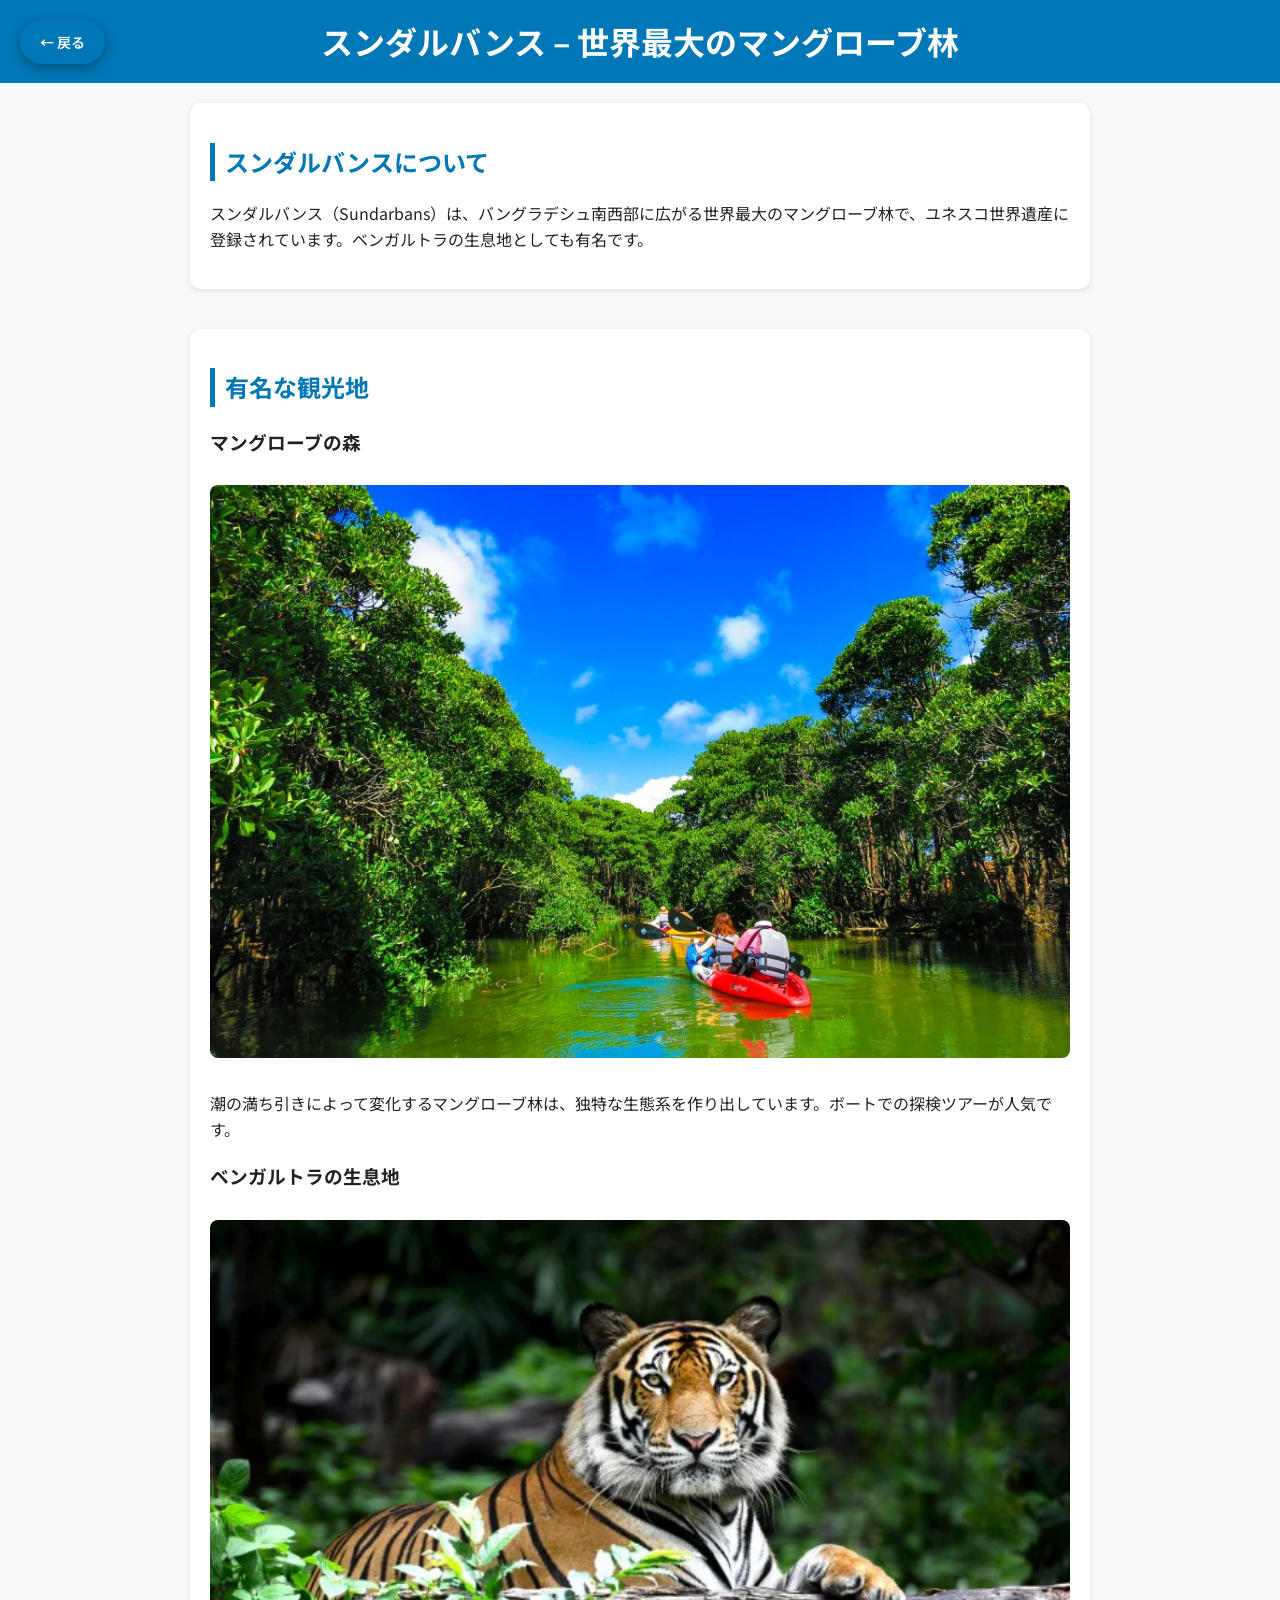
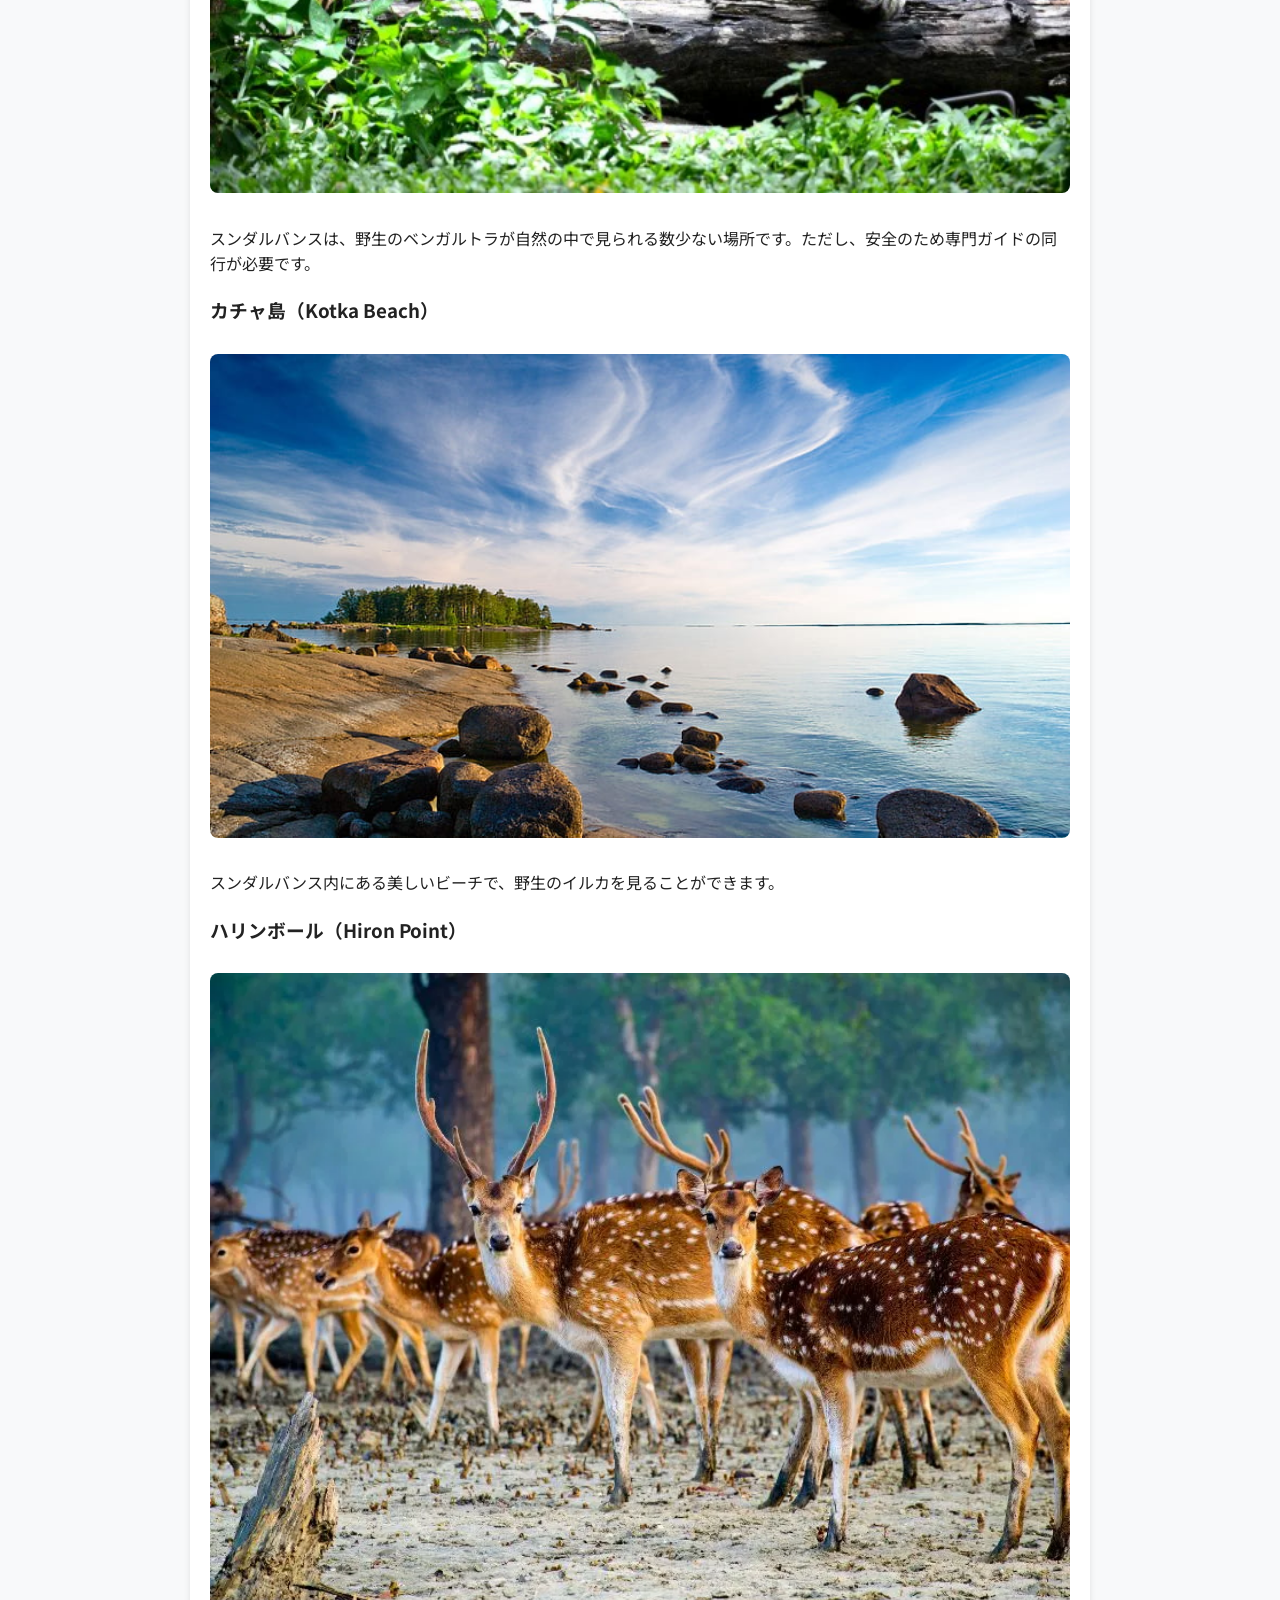
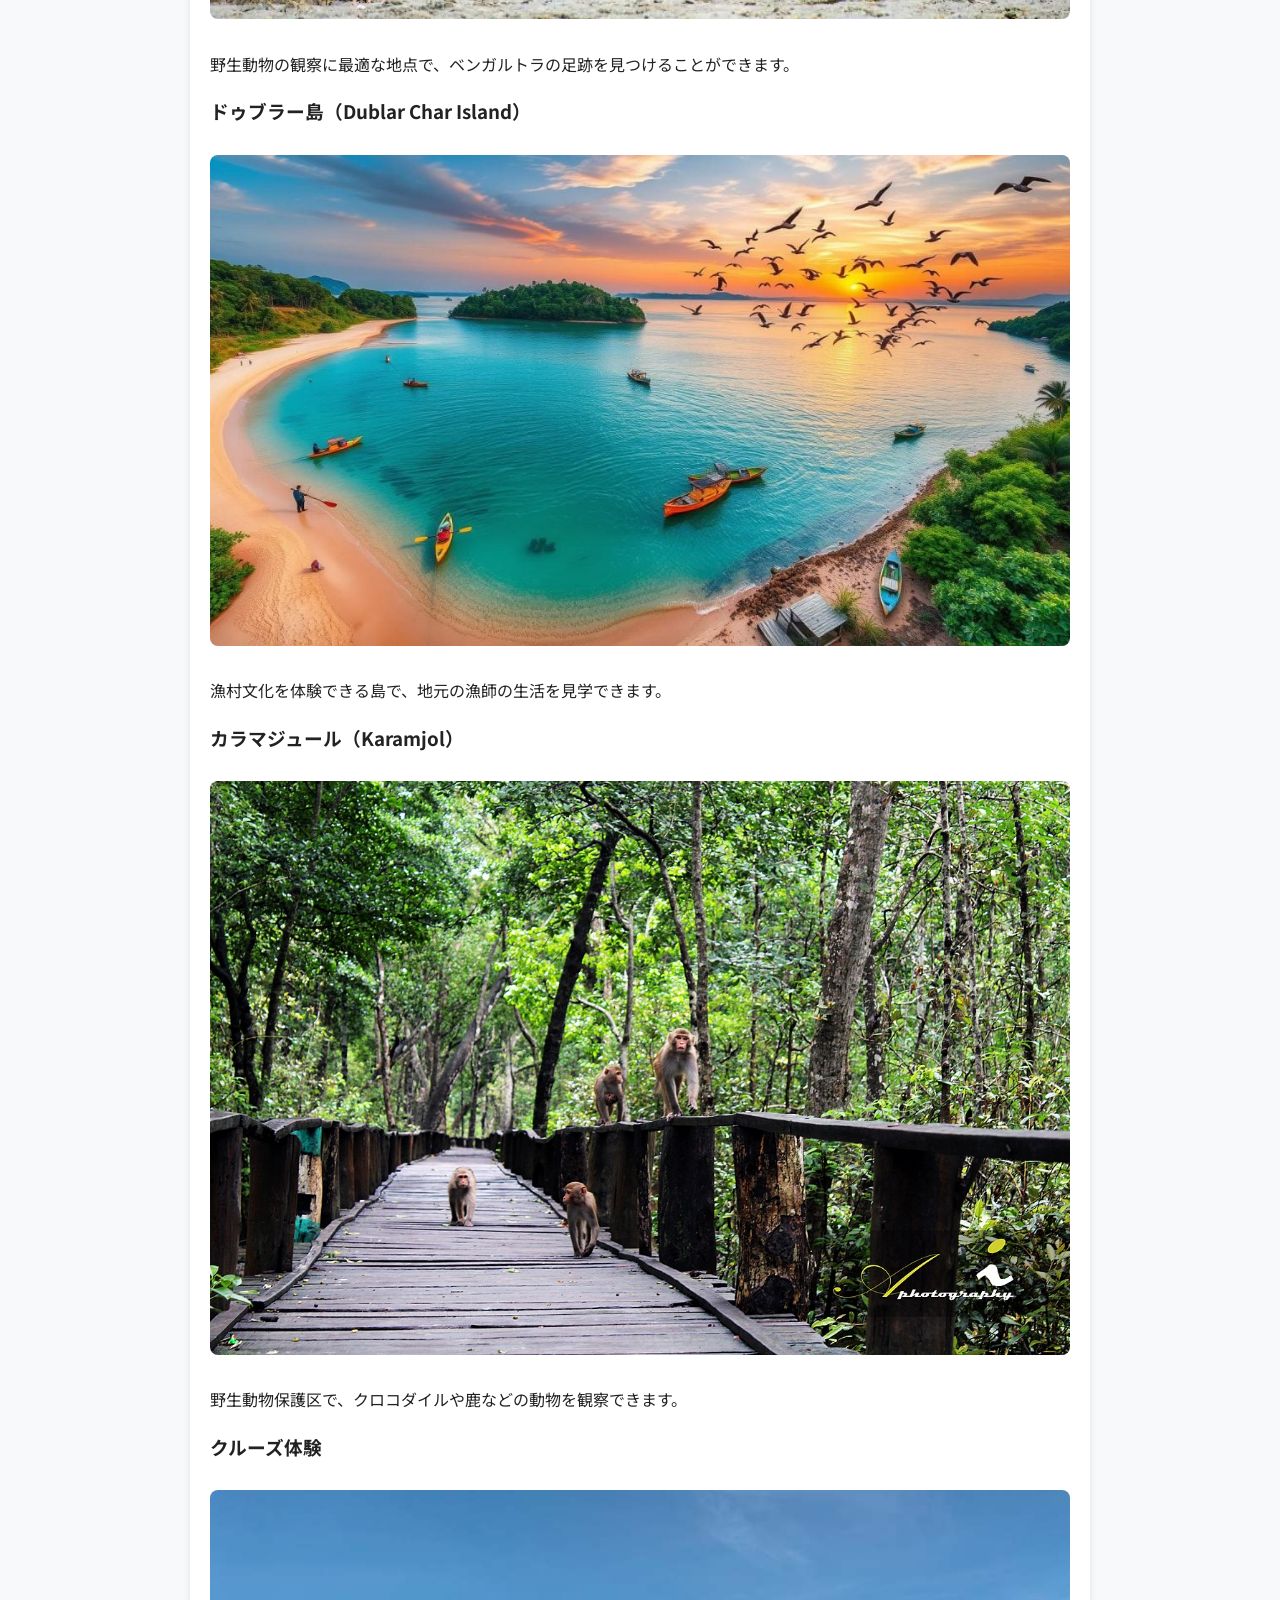
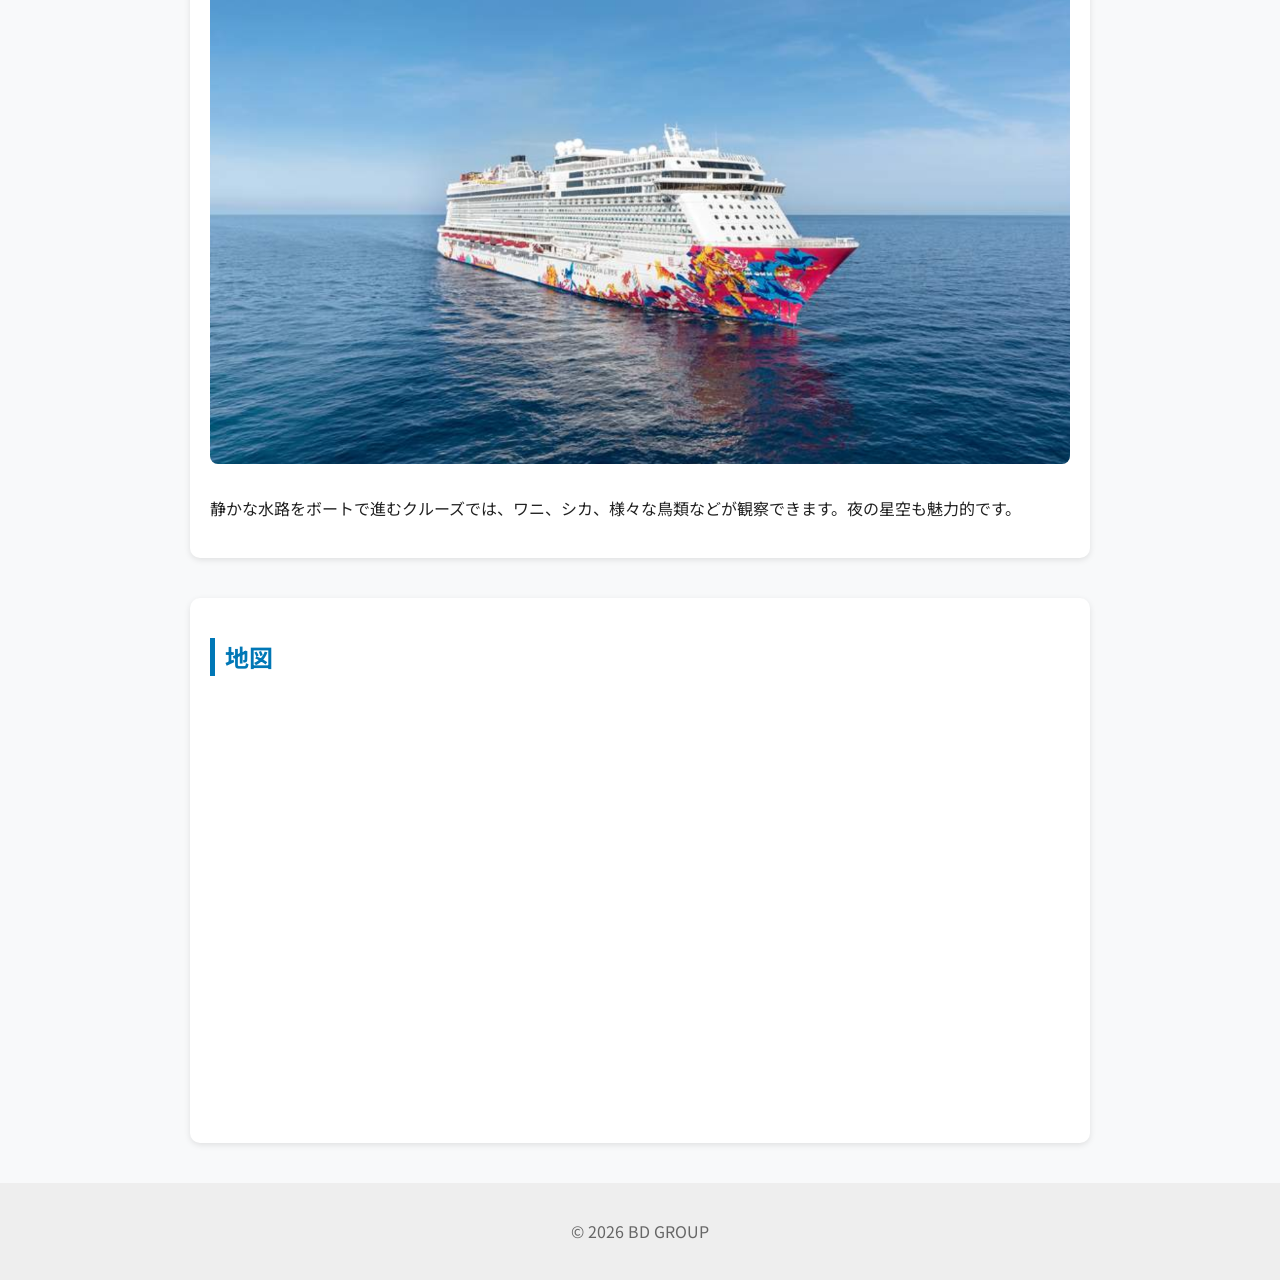
<file: bangladesh-home-page/sundarbans.html>
<!DOCTYPE html>
<html lang="ja">
<head>
  <meta charset="utf-8" />
  <meta name="viewport" content="width=device-width, initial-scale=1" />
  <title>スンダルバンス – 世界最大のマングローブ林</title>
  <meta name="description" content="バングラデシュのスンダルバンスについて：世界最大のマングローブ林、ベンガルトラ、自然保護区などを紹介。" />
  <link rel="preconnect" href="https://fonts.googleapis.com">
  <link rel="preconnect" href="https://fonts.gstatic.com" crossorigin>
  <link href="https://fonts.googleapis.com/css2?family=Noto+Sans+JP:wght@400;600;700&display=swap" rel="stylesheet">
  <style>
    body {
      margin: 0;
      font-family: 'Noto Sans JP', sans-serif;
      background-color: #f8f9fa;
      color: #222;
      line-height: 1.6;
    }
    header {
      background-color: #0077b6;
      color: #fff;
      padding: 16px 20px;
      text-align: center;
    }
    h1 {
      margin: 0;
      font-size: 2em;
    }
    main {
      max-width: 900px;
      margin: 20px auto;
      padding: 0 16px;
    }
    section {
      margin-bottom: 40px;
      background: #fff;
      border-radius: 10px;
      padding: 20px;
      box-shadow: 0 2px 6px rgba(0,0,0,0.1);
    }
    h2 {
      color: #0077b6;
      border-left: 5px solid #0077b6;
      padding-left: 10px;
    }
    img {
      width: 100%;
      border-radius: 8px;
      margin: 10px 0;
    }
    footer {
      text-align: center;
      color: #666;
      padding: 20px;
      background-color: #eee;
    }
    .floating-back-button {
      position: fixed;
      top: 20px;
      left: 20px;
      background: #0077b6;
      border: none;
      color: white;
      padding: 12px 20px;
      border-radius: 25px;
      cursor: pointer;
      font-family: 'Noto Sans JP', sans-serif;
      font-size: 14px;
      font-weight: 600;
      box-shadow: 0 4px 12px rgba(0,0,0,0.3);
      z-index: 1000;
      transition: all 0.3s ease;
      display: flex;
      align-items: center;
      gap: 8px;
    }
    .floating-back-button:hover {
      background: #005a8c;
      transform: translateY(-2px);
      box-shadow: 0 6px 16px rgba(0,0,0,0.4);
    }
    .floating-back-button:active {
      transform: translateY(0);
    }
  </style>
</head>
<body>
  <button class="floating-back-button" onclick="goBack()">
    ← 戻る
  </button>

  <header>
    <h1>スンダルバンス – 世界最大のマングローブ林</h1>
  </header>

  <main>
    <section>
      <h2>スンダルバンスについて</h2>
      <p>スンダルバンス（Sundarbans）は、バングラデシュ南西部に広がる世界最大のマングローブ林で、ユネスコ世界遺産に登録されています。ベンガルトラの生息地としても有名です。</p>
    </section>

    <section>
      <h2>有名な観光地</h2>

      <h3>マングローブの森</h3>
      <img src="image/meng3.jpg" alt="マングローブの森">
      <p>潮の満ち引きによって変化するマングローブ林は、独特な生態系を作り出しています。ボートでの探検ツアーが人気です。</p>

      <h3>ベンガルトラの生息地</h3>
      <img src="image/tiger.webp" alt="ベンガルトラ">
      <p>スンダルバンスは、野生のベンガルトラが自然の中で見られる数少ない場所です。ただし、安全のため専門ガイドの同行が必要です。</p>

      <h3>カチャ島（Kotka Beach）</h3>
      <img src="image/kotka.jpg" alt="カチャ島ビーチ">
      <p>スンダルバンス内にある美しいビーチで、野生のイルカを見ることができます。</p>

      <h3>ハリンボール（Hiron Point）</h3>
      <img src="image/hiron.webp" alt="ハリンボール">
      <p>野生動物の観察に最適な地点で、ベンガルトラの足跡を見つけることができます。</p>

      <h3>ドゥブラー島（Dublar Char Island）</h3>
      <img src="image/dublar.jpg" alt="ドゥブラー島">
      <p>漁村文化を体験できる島で、地元の漁師の生活を見学できます。</p>

      <h3>カラマジュール（Karamjol）</h3>
      <img src="image/karamjal.jpg" alt="カラマジュール">
      <p>野生動物保護区で、クロコダイルや鹿などの動物を観察できます。</p>
      
      <h3>クルーズ体験</h3>
      <img src="image/cru.png" alt="スンダルバンスのボートツアー">
      <p>静かな水路をボートで進むクルーズでは、ワニ、シカ、様々な鳥類などが観察できます。夜の星空も魅力的です。</p>

    </section>

    <section>
      <h2>地図</h2>
      <iframe title="スンダルバンス地図" src="https://www.google.com/maps?q=Sundarbans&output=embed" width="100%" height="420" style="border:0; border-radius:10px;" loading="lazy"></iframe>
    </section>
  </main>

  <footer>
    <p>© <span id="year"></span> BD GROUP</p>
  </footer>

  <script>
    document.getElementById('year').textContent = new Date().getFullYear();
    
    function goBack() {
      window.history.back();
    }

    // Make button more visible on scroll
    window.addEventListener('scroll', function() {
      const button = document.querySelector('.floating-back-button');
      if (window.scrollY > 100) {
        button.style.background = '#005a8c';
        button.style.boxShadow = '0 6px 20px rgba(0,0,0,0.5)';
      } else {
        button.style.background = '#0077b6';
        button.style.boxShadow = '0 4px 12px rgba(0,0,0,0.3)';
      }
    });
  </script>
</body>
</html>
</file>
<file: bangladesh-home-page/styles.css>
/* ===============================
   Bangladesh Travel Guide – styles.css
   Palette & feel inspired by the remembered CSS
   =============================== */

/* CSS Variables */
:root{
  --primary:#006a4e;
  --primary-600:#0a7b5b;
  --secondary:#f42a41;
  --accent:#ffc107;
  --bg:#f8f9fa;
  --surface:#ffffff;
  --text:#212529;
  --muted:#6c757d;
  --ring:rgba(0,106,78,.25);
  --shadow:0 10px 30px rgba(0,0,0,.08);
  --radius:16px;
  --transition:all .3s ease;
}

/* Reset-ish */
*{box-sizing:border-box}
html,body{height:100%}
html{scroll-behavior:smooth}
body{
  margin:0;
  font-family:"Poppins",system-ui,-apple-system,Segoe UI,Roboto,Ubuntu,Arial,sans-serif;
  color:var(--text);
  background:var(--bg);
  line-height:1.6;
  overflow-x:hidden;
}
img,video{max-width:100%;display:block}
a{color:inherit;text-decoration:none}
button,input,textarea,select{font:inherit;color:inherit}

/* Utilities */
.container{width:100%;max-width:1200px;margin-inline:auto;padding:0 20px}
.section{padding:80px 0}
.section.alt{background:var(--surface)}
.grid{display:grid;gap:24px}
.row{display:flex;gap:16px;flex-wrap:wrap}
.row.between{justify-content:space-between;align-items:center}
.tag{
  display:inline-block;background:rgba(0,106,78,.08);color:var(--primary);
  padding:4px 10px;border-radius:999px;font-size:.75rem;margin-right:6px
}
.small{font-size:.9rem}

/* Skip link */
.skip-link{
  position:absolute;left:-10000px;top:auto;width:1px;height:1px;overflow:hidden
}
.skip-link:focus{
  left:16px;top:12px;width:auto;height:auto;background:#000;color:#fff;
  padding:10px 14px;border-radius:10px;z-index:10000
}

/* Header / Nav */
.header{
  position:sticky;top:0;z-index:1000;
  backdrop-filter:blur(16px);
  background:linear-gradient(135deg,rgba(255,255,255,.9),rgba(248,249,250,.85));
  border-bottom:1px solid rgba(0,0,0,.06);
  box-shadow:0 8px 24px rgba(0,106,78,.08);
}
.nav{display:flex;align-items:center;justify-content:space-between;min-height:64px}
.brand{
  display:inline-flex;align-items:center;gap:10px;padding:6px 10px;border-radius:999px;
  position:relative;overflow:hidden;isolation:isolate
}
.brand:hover{transform:translateY(-1px);transition:var(--transition)}
.flag{
  width:28px;height:20px;border-radius:4px;box-shadow:0 4px 14px rgba(0,106,78,.35) inset;
  background:
    radial-gradient(circle at 55% 50%, #f42a41 0 45%, transparent 46%),
    linear-gradient(#006a4e,#006a4e);
}
.brand-text{font-weight:800;letter-spacing:.2px;
  background:linear-gradient(90deg,#f42a41, #fff 35%, #006a4e 70%);
  -webkit-background-clip:text;background-clip:text;-webkit-text-fill-color:transparent;
}

/* Menu */
.menu{display:flex}
.menu ul{display:flex;gap:20px;align-items:center;list-style:none;margin:0;padding:0}
.menu a{
  position:relative;padding:10px 4px;font-weight:600;color:var(--text);opacity:.9
}
.menu a:hover{color:var(--secondary)}
.menu a::after{
  content:"";position:absolute;left:0;right:0;bottom:2px;height:2px;background:var(--secondary);
  transform:scaleX(0);transform-origin:left;transition:transform .25s ease
}
.menu a:hover::after{transform:scaleX(1)}

.menu-btn{
  display:none;border:0;background:transparent;font-size:26px;cursor:pointer;line-height:1;
  padding:6px 10px;border-radius:10px;color:var(--primary)
}
.menu-btn:hover{background:rgba(0,106,78,.08)}

/* Buttons */
.btn{
  display:inline-flex;align-items:center;justify-content:center;
  padding:12px 22px;border-radius:999px;border:0;
  background:linear-gradient(135deg,var(--primary),#0f8e6b);
  color:#fff;font-weight:700;box-shadow:var(--shadow);
  transition:var(--transition)
}
.btn:hover{transform:translateY(-2px);box-shadow:0 14px 34px rgba(0,106,78,.25)}
.btn:active{transform:translateY(0) scale(.98)}
.btn.ghost{
  background:transparent;color:var(--primary);
  border:2px solid rgba(0,106,78,.3);box-shadow:none
}
.btn.ghost:hover{background:rgba(0,106,78,.08)}

/* Hero */
.hero{
  position:relative;min-height:90svh;color:#fff;display:grid;place-items:center;
  text-align:center;isolation:isolate;overflow:hidden
}
.hero-slider{position:absolute;inset:0;z-index:-1;overflow:hidden}
.hero .vid,
.hero .slide{position:absolute;inset:0;width:100%;height:100%;object-fit:cover;filter:brightness(.7)}
.hero .slide{opacity:0;transition:opacity 1s ease}
.hero .slide.active{opacity:1}
.container-hero-inner{padding:120px 20px 80px}
.hero h1{font-size:clamp(2rem,6vw,3.5rem);margin:0 0 12px}
.hero p{font-size:clamp(1rem,2.8vw,1.2rem);opacity:.95;margin-bottom:18px}
.hero-cta{display:flex;gap:12px;justify-content:center;flex-wrap:wrap}
.hero-credit{
  position:absolute;right:12px;bottom:10px;font-size:.8rem;opacity:.75;background:rgba(0,0,0,.35);
  padding:6px 10px;border-radius:8px
}

/* About */
.stats{display:grid;grid-template-columns:repeat(auto-fit,minmax(160px,1fr));gap:14px;margin-top:18px}
.stat{
  background:var(--surface);border-radius:12px;padding:14px 16px;box-shadow:var(--shadow);
  display:flex;flex-direction:column;gap:6px
}
.stat span{font-size:.8rem;color:var(--muted);text-transform:uppercase;letter-spacing:.08em}

/* Cards (Highlights, Foods) */
.cards{grid-template-columns:repeat(auto-fit,minmax(240px,1fr))}
.card{
  background:var(--surface);border-radius:14px;overflow:hidden;box-shadow:var(--shadow);
  transition:transform .25s ease, box-shadow .25s ease;display:grid;grid-template-rows:auto 1fr
}
.card img{height:180px;object-fit:cover;transition:transform .4s ease}
.card:hover{transform:translateY(-6px);box-shadow:0 16px 40px rgba(0,0,0,.12)}
.card:hover img{transform:scale(1.06)}
.card-body{padding:16px}
.card-body h3{margin:0 0 6px;color:var(--primary)}

/* Places */
.places{grid-template-columns:repeat(auto-fit,minmax(260px,1fr))}
.place{background:var(--surface);border-radius:14px;overflow:hidden;box-shadow:var(--shadow)}
.place img{height:200px;object-fit:cover}
.place-body{padding:16px}
.filters{display:flex;gap:10px;flex-wrap:wrap;margin:10px 0 18px}
.chip{
  background:var(--surface);border:1px solid rgba(0,0,0,.08);padding:8px 14px;border-radius:999px;
  cursor:pointer;font-weight:600;transition:var(--transition)
}
.chip:hover{transform:translateY(-2px)}
.chip.is-active{background:linear-gradient(135deg,var(--primary),#0f8e6b);color:#fff;border-color:transparent}

/* Tabs (Itineraries) */
.tabs{display:flex;gap:10px;flex-wrap:wrap;margin-bottom:18px}
.tab{
  padding:10px 16px;border-radius:999px;border:1px solid rgba(0,0,0,.1);
  background:var(--surface);cursor:pointer;font-weight:700;color:var(--primary)
}
.tab.is-active{background:linear-gradient(135deg,var(--primary),#0f8e6b);color:#fff;border-color:transparent}
.tab-panels{background:var(--surface);border-radius:14px;box-shadow:var(--shadow);padding:16px}
.tab-panel[hidden]{display:none !important}
.timeline{margin:0;padding-left:18px}
.timeline li{margin:10px 0}

/* Map */
.map-wrap{
  position:relative;border-radius:14px;overflow:hidden;
  box-shadow:var(--shadow);background:#e9ecef
}
.map-wrap iframe{border:0;display:block;width:100%;height:min(70vh,520px)}

/* Gallery + Lightbox */
.gallery{grid-template-columns:repeat(auto-fit,minmax(220px,1fr))}
.g{display:block;border-radius:12px;overflow:hidden;box-shadow:var(--shadow)}
.g img{height:200px;object-fit:cover;transition:transform .35s ease}
.g:hover img{transform:scale(1.05)}

.lightbox{
  position:fixed;inset:0;background:rgba(0,0,0,.8);
  display:grid;place-items:center;padding:24px;z-index:1200;opacity:0;pointer-events:none;
  transition:opacity .25s ease
}
.lightbox.is-open{opacity:1;pointer-events:auto}
.lightbox img{max-height:80svh;width:auto;border-radius:12px;box-shadow:0 10px 40px rgba(0,0,0,.6)}
.lightbox-cap{color:#fff;margin-top:10px;text-align:center;max-width:900px}
.lightbox-close{
  position:absolute;top:16px;right:16px;font-size:32px;line-height:1;padding:6px 12px;
  background:rgba(255,255,255,.1);border:2px solid rgba(255,255,255,.35);color:#fff;border-radius:12px;
  cursor:pointer
}

/* Forms */
form{display:grid;gap:16px;background:var(--surface);padding:20px;border-radius:16px;box-shadow:var(--shadow)}
label{display:grid;gap:8px;font-weight:700}
input[type="text"],input[type="email"],textarea{
  padding:12px 14px;border-radius:12px;border:2px solid #e9ecef;background:#f8f9fa;transition:var(--transition)
}
input:focus,textarea:focus{
  outline:none;border-color:var(--primary);background:#fff;box-shadow:0 0 0 4px var(--ring)
}
.checkbox{display:flex;align-items:center;gap:10px;font-weight:600}
.form-msg{margin:0;font-weight:700;color:var(--primary)}

/* Footer */
.footer{
  margin-top:60px;background:linear-gradient(135deg,var(--primary) 0%, #1a5f3f 50%, var(--primary) 100%);
  color:#fff;position:relative;overflow:hidden
}
.footer-inner{display:flex;align-items:center;justify-content:space-between;gap:12px;min-height:70px}
.to-top{
  border:0;border-radius:12px;padding:10px 14px;background:rgba(255,255,255,.15);
  color:#fff;cursor:pointer;backdrop-filter:blur(6px)
}
.to-top:hover{background:#fff;color:var(--primary)}

/* Focus styles */
a:focus-visible,button:focus-visible,[tabindex]:focus-visible,input:focus-visible,textarea:focus-visible{
  outline:3px solid var(--accent);outline-offset:2px;border-radius:10px
}

/* Responsive */
@media (max-width: 960px){
  .menu{position:absolute;inset:auto 0 0 0;top:64px;background:rgba(255,255,255,.95);
    border-top:1px solid rgba(0,0,0,.06);backdrop-filter:blur(16px);box-shadow:0 20px 40px rgba(0,0,0,.1);
    transform:translateY(-20px);opacity:0;visibility:hidden;transition:var(--transition)
  }
  .menu ul{flex-direction:column;padding:14px}
  .menu.open{transform:translateY(0);opacity:1;visibility:visible}
  .menu-btn{display:inline-block}
}
@media (max-width: 600px){
  .container-hero-inner{padding:100px 16px 70px}
  .card img{height:160px}
  .place img{height:180px}
}

/* Fix for anchor scrolling being hidden under fixed header */
[id] { scroll-margin-top: 80px; }
/* --- Food Carousel --- */
.carousel { position: relative; margin-top: 16px; }
.carousel-track {
  display: flex;
  gap: 24px;
  overflow-x: auto;
  scroll-snap-type: x mandatory;
  scroll-behavior: smooth;
  padding-bottom: 6px;
}
.carousel .card {
  min-width: 260px;
  max-width: 260px;
  scroll-snap-align: start;
  flex: 0 0 auto;
}
.car-btn {
  border: none;
  border-radius: 12px;
  padding: 8px 14px;
  cursor: pointer;
  background: linear-gradient(135deg, var(--primary), #0f8e6b);
  color: #fff;
  font-weight: 800;
  box-shadow: var(--shadow);
  transition: var(--transition);
  line-height: 1;
  font-size: 20px;
}
.car-btn:hover {
  transform: translateY(-2px);
  box-shadow: 0 14px 34px rgba(0,106,78,.25);
}
.car-btn[disabled] {
  opacity: .4;
  cursor: not-allowed;
  transform: none;
  box-shadow: none;
}
@media (max-width: 600px) {
  .carousel .card { min-width: 220px; max-width: 220px; }
}




/* ===== Logo & Flag Animation (No White) ===== */

.brand {
  position: relative;
  isolation: isolate;
}

/* soft glow when hovering */
.brand::before {
  content: "";
  position: absolute;
  inset: -2px;
  border-radius: 999px;
  background: conic-gradient(from 0deg, #f42a41, #006a4e, #f42a41);
  filter: blur(14px);
  opacity: 0;
  transition: opacity 0.3s ease;
  z-index: -1;
}

.brand:hover::before {
  opacity: 0.35;
}

/* animated Bangladesh flag */
.flag {
  width: 28px;
  height: 20px;
  border-radius: 4px;
  background:
    radial-gradient(circle at 55% 50%, #f42a41 0 45%, transparent 46%),
    linear-gradient(#006a4e, #006a4e);
  transform-origin: left center;
  animation: flag-wave 3s ease-in-out infinite;
}

@keyframes flag-wave {
  0%, 100% {
    transform: skewY(0deg) rotate(0deg);
  }
  50% {
    transform: skewY(-3deg) rotate(-0.6deg);
  }
}

/* soft shining brand text */
.brand-text {
  background: linear-gradient(90deg, #f42a41, #006a4e, #f42a41);
  -webkit-background-clip: text;
  -webkit-text-fill-color: transparent;
  background-size: 200% 100%;
  animation: shine 6s linear infinite;
}

@keyframes shine {
  0% {
    background-position: 0% 50%;
  }
  100% {
    background-position: 200% 50%;
  }
}

/* Scroll Animation */
.reveal {
  opacity: 0;
  transform: translateY(40px);
}

.reveal.active {
  opacity: 1;
  transform: translateY(0);
  transition: 0.8s ease;
}

/* Menu Active */
.menu a.active {
  color: var(--secondary);
}

.menu a.active::after {
  transform: scaleX(1);
}

/* Ripple Effect */
.btn {
  position: relative;
  overflow: hidden;
}

.btn span {
  position: absolute;
  border-radius: 50%;
  transform: scale(0);
  animation: ripple 0.6s linear;
  background: rgba(255,255,255,0.5);
}

@keyframes ripple {
  to {
    transform: scale(4);
    opacity: 0;
  }
}
</file>
